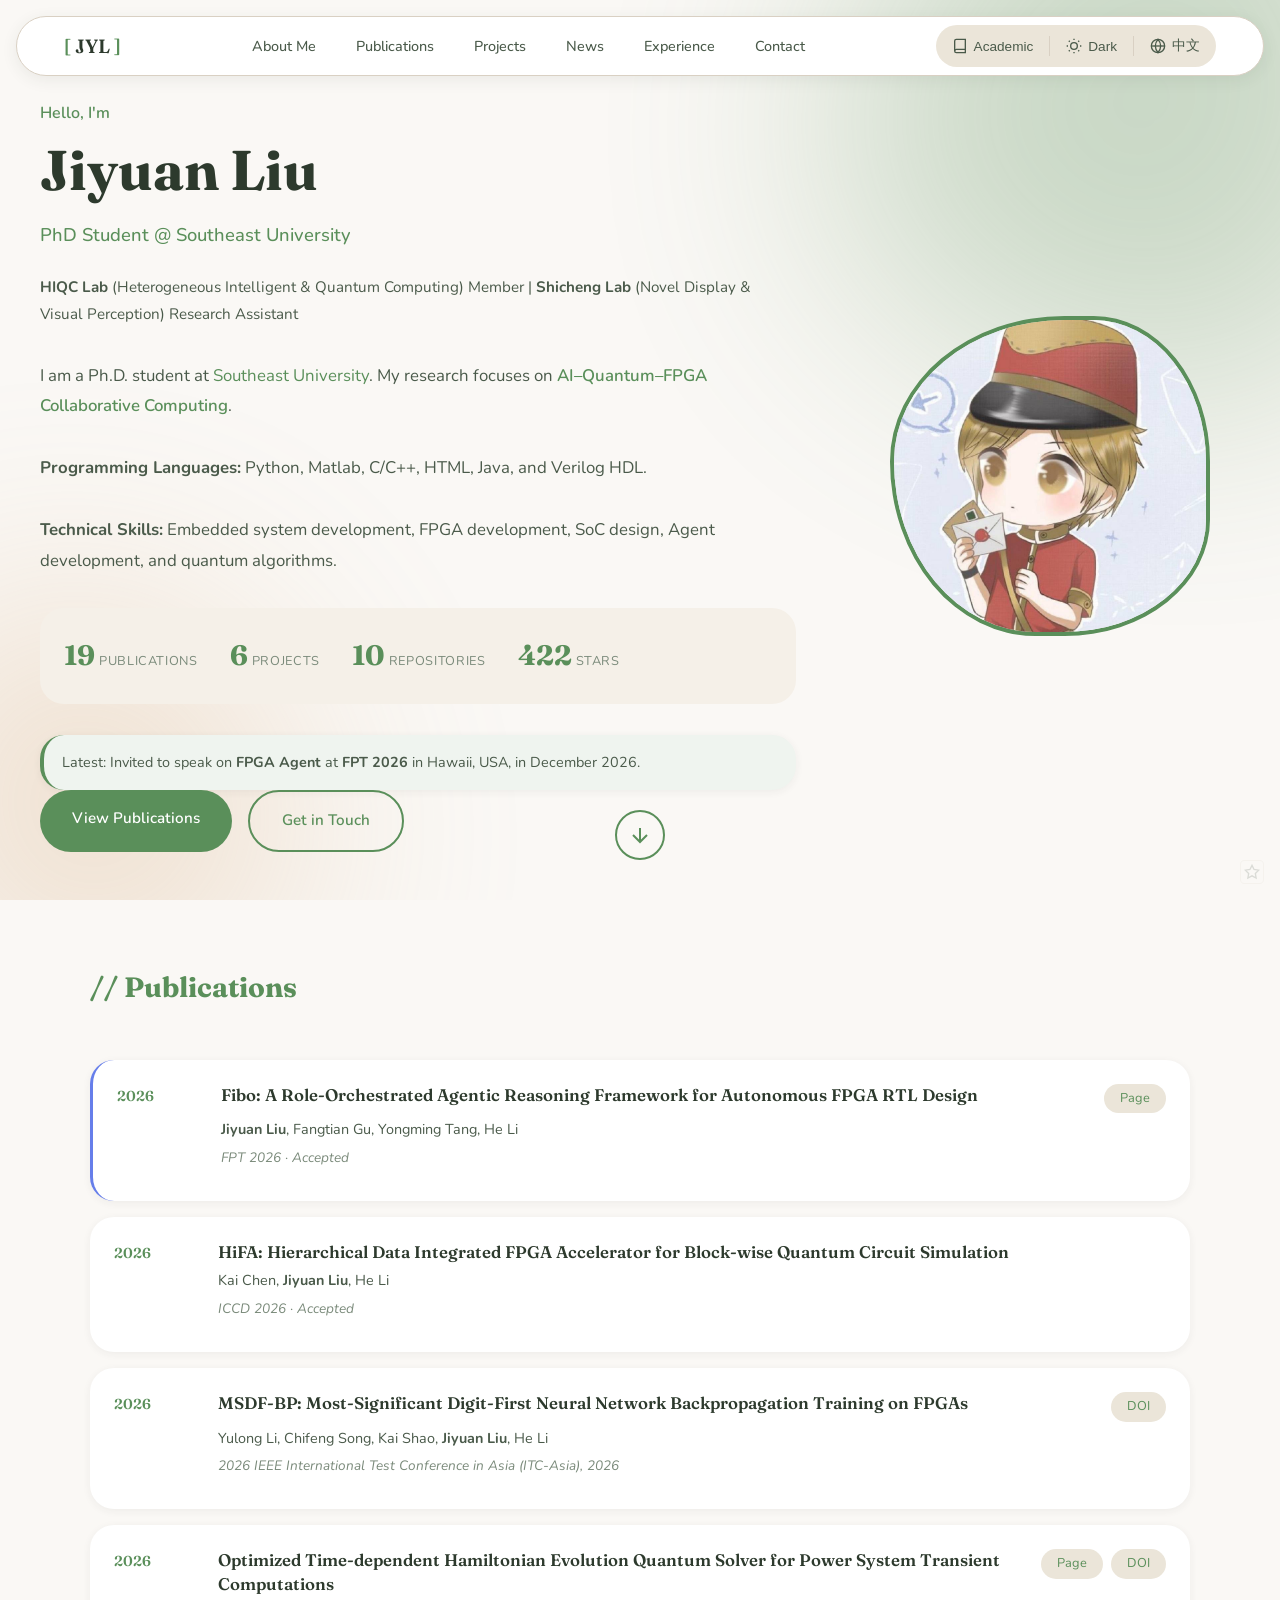
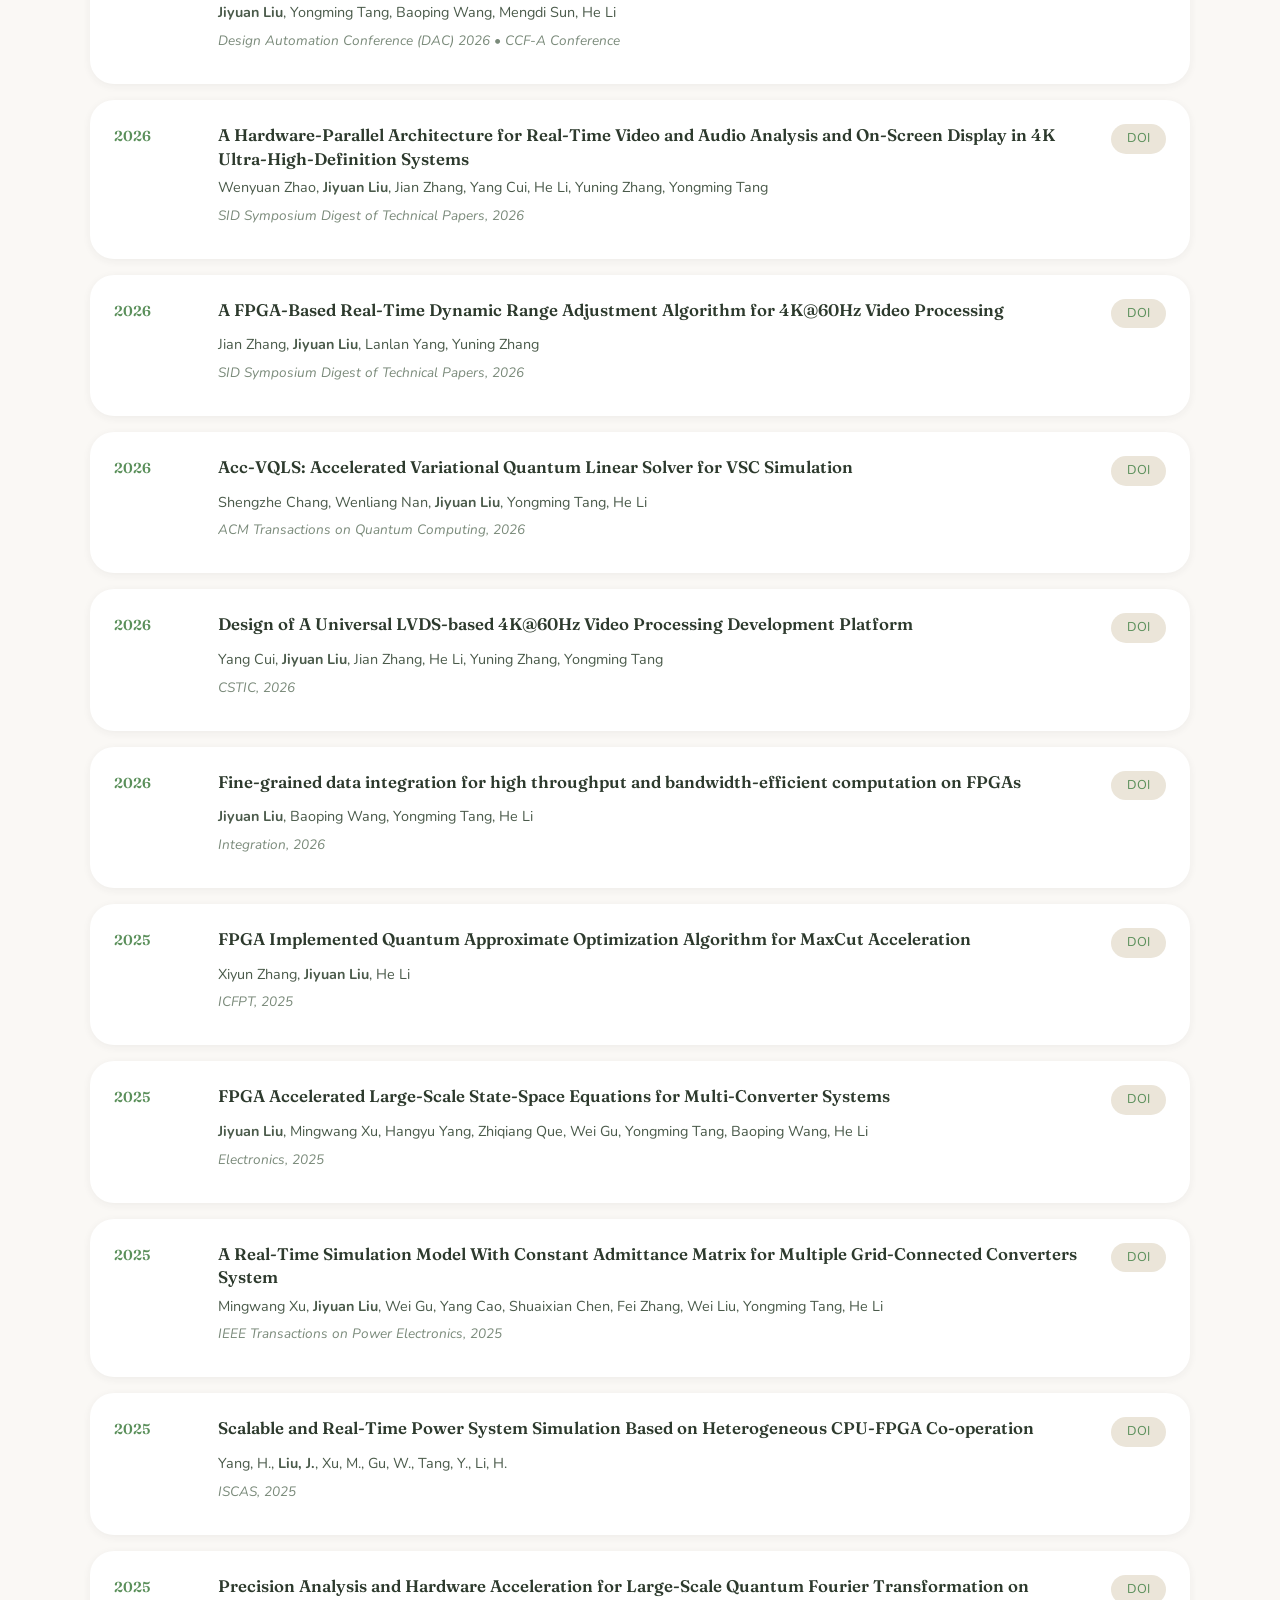
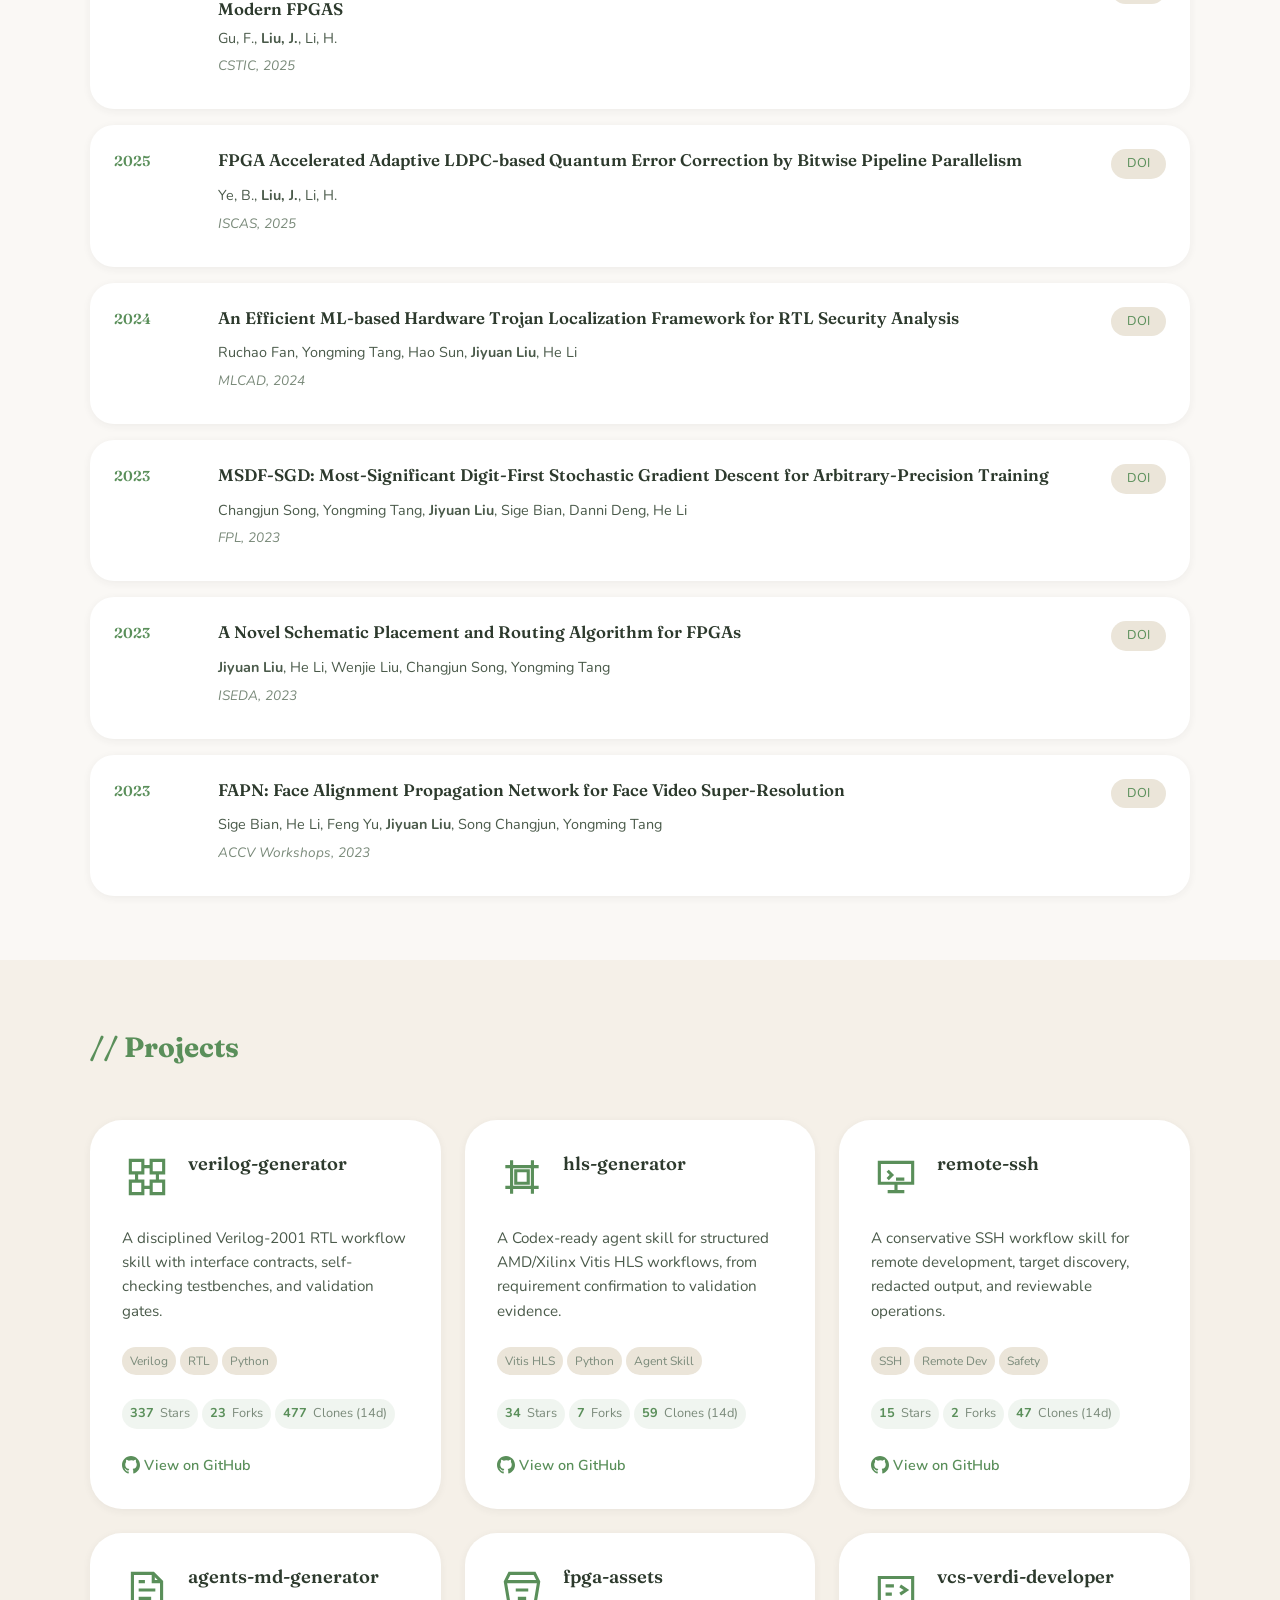
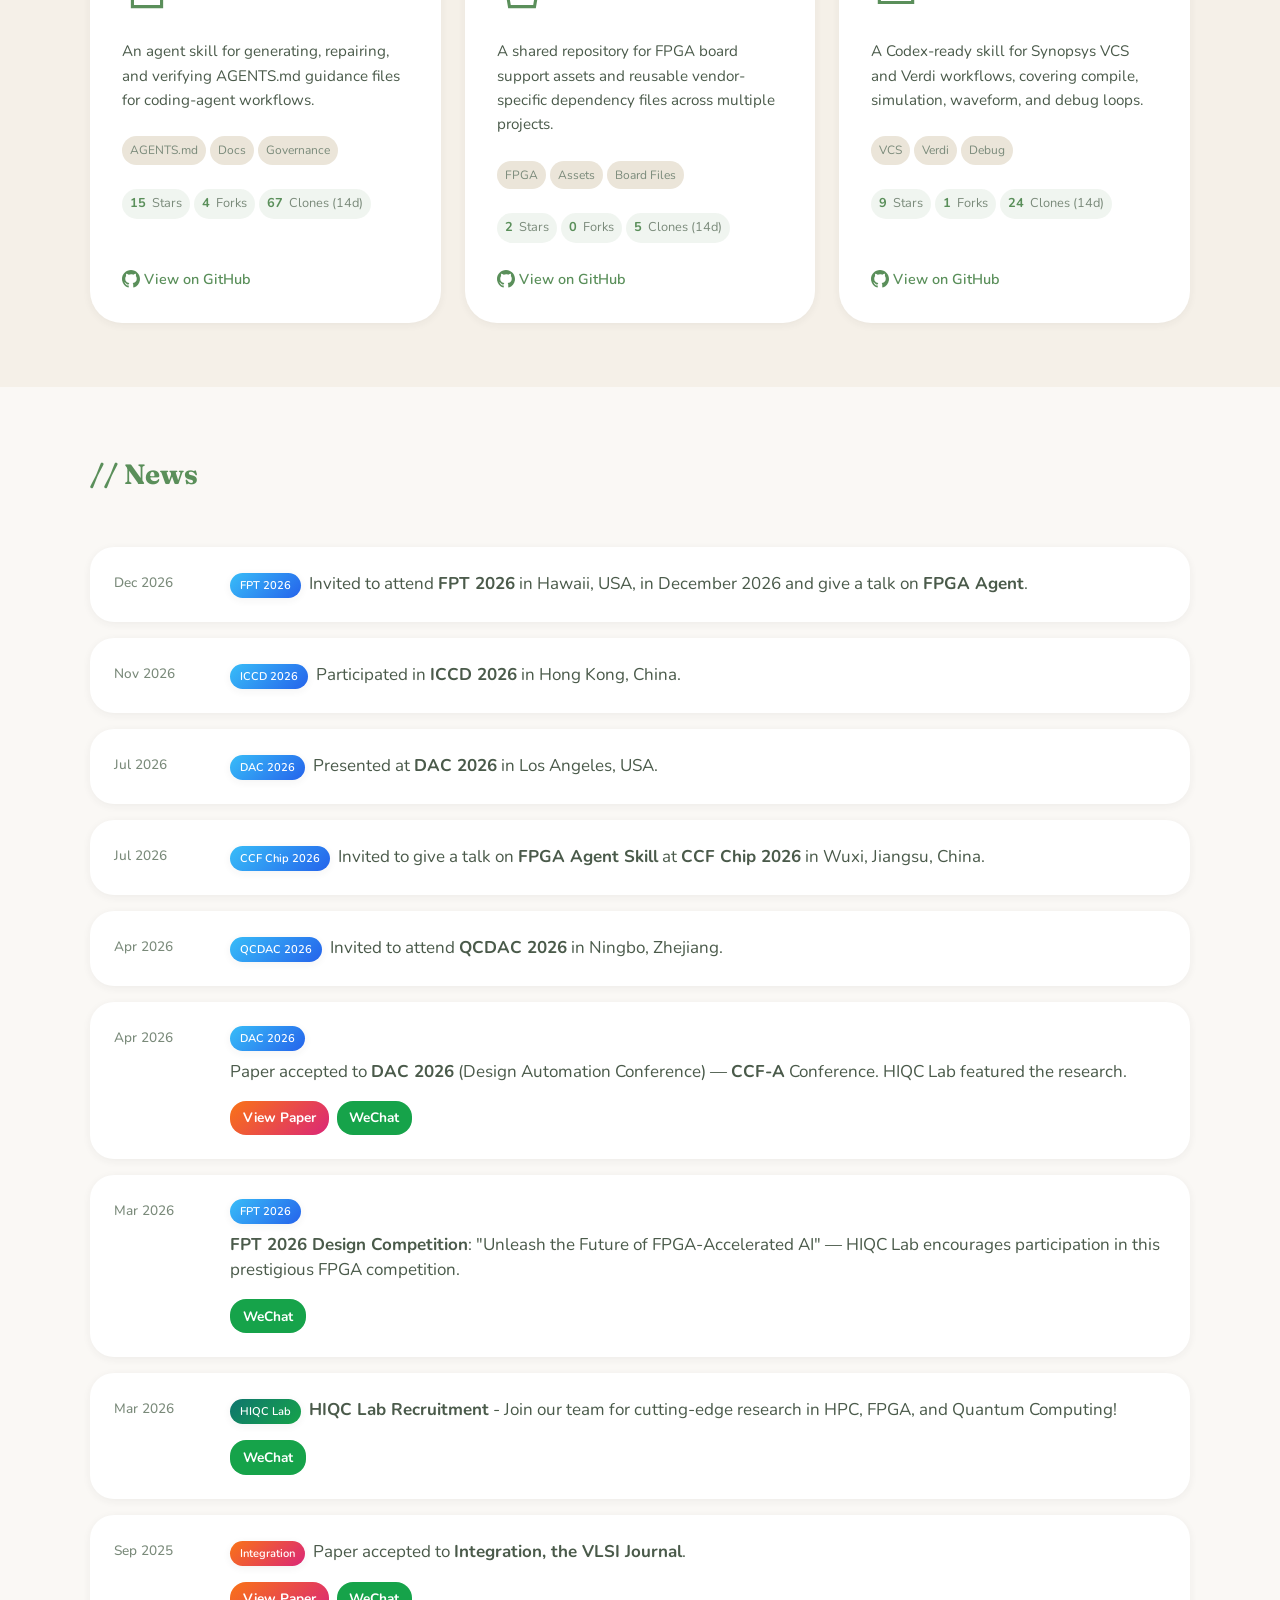
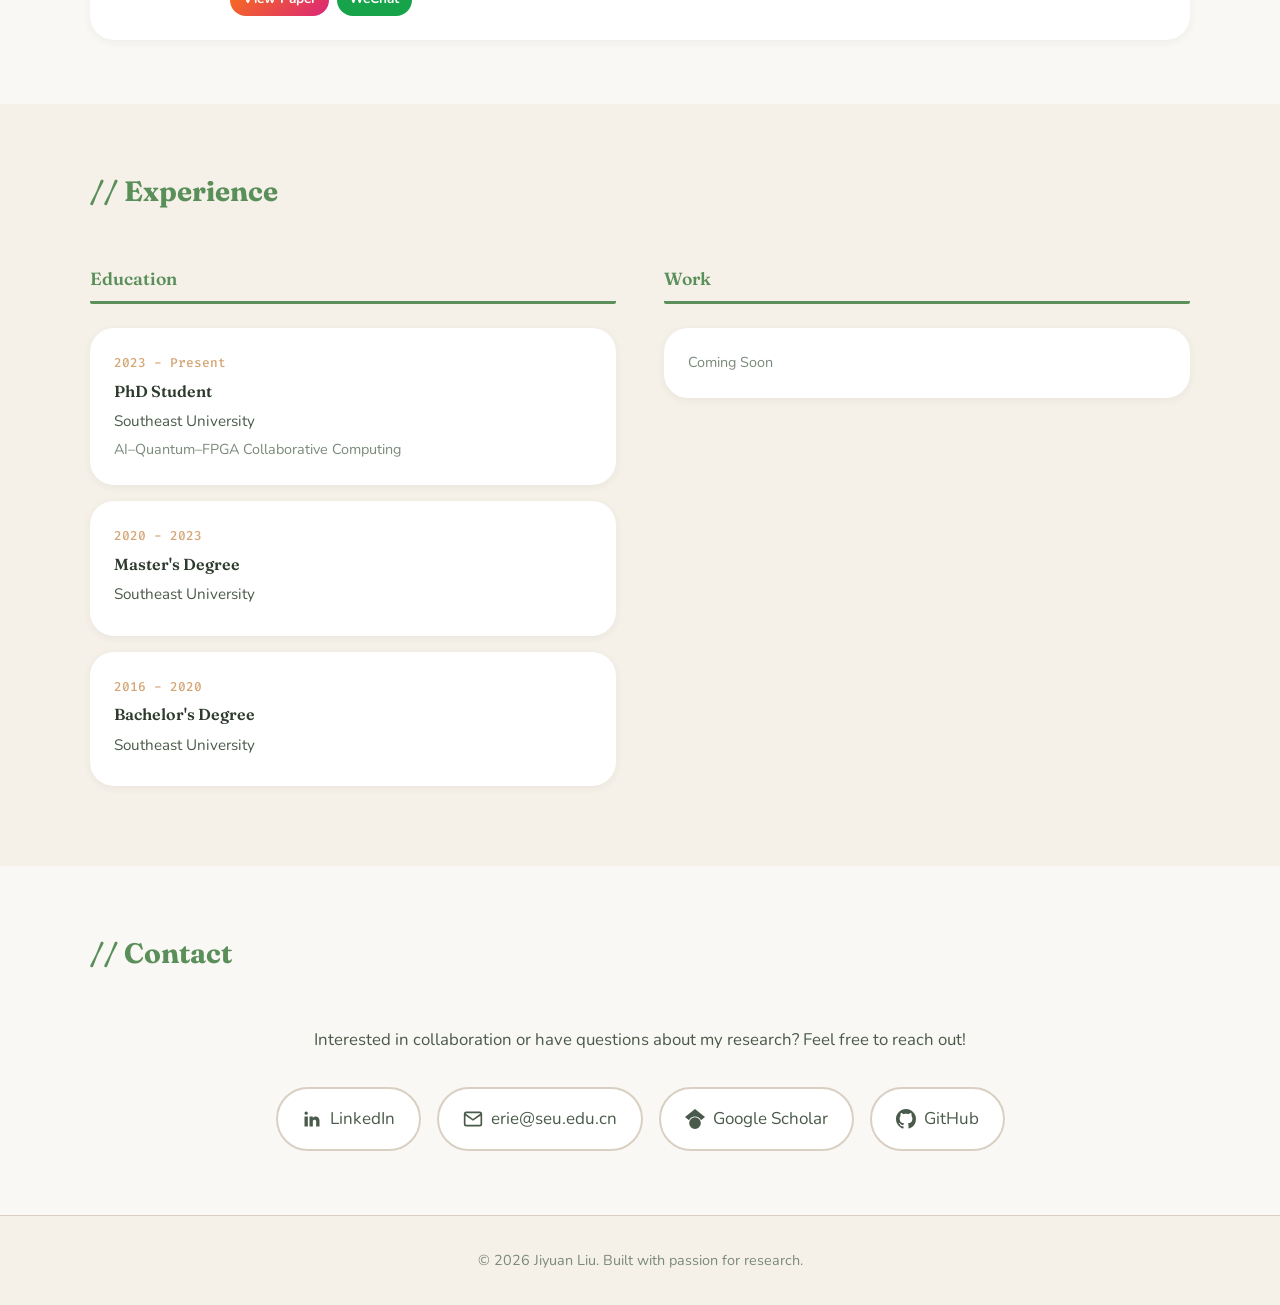
<file: index.html>
<!DOCTYPE html>
<html lang="en" data-theme="light">
<head>
    <meta charset="UTF-8">
    <meta name="viewport" content="width=device-width, initial-scale=1.0">
    <title>Jiyuan Liu | PhD Student @ Southeast University</title>
    <link rel="preconnect" href="https://fonts.googleapis.com">
    <link rel="preconnect" href="https://fonts.gstatic.com" crossorigin>
    <link id="google-fonts" rel="stylesheet" href="">
    <link rel="stylesheet" href="style-natural.css" id="theme-style">
<style>
/* Awards section hidden by default */
#awards {
    display: none;
}
#awards.show {
    display: block;
}
/* Secret toggle button - very subtle */
.awards-toggle {
    position: fixed;
    bottom: 1rem;
    right: 1rem;
    width: 24px;
    height: 24px;
    opacity: 0.15;
    cursor: pointer;
    z-index: 9999;
    transition: opacity var(--transition-base);
    background: var(--bg-primary);
    border: 1px solid var(--border-color);
    border-radius: 4px;
    display: flex;
    align-items: center;
    justify-content: center;
    font-size: 0.75rem;
    color: var(--text-primary);
}
.awards-toggle:hover {
    opacity: 0.5;
}
.awards-toggle svg {
    width: 16px;
    height: 16px;
}
.awards-list {
    display: grid;
    gap: 1.5rem;
    margin-top: 2rem;
}
.award-item {
    display: flex;
    gap: 2rem;
    padding: 1.5rem;
    background: var(--bg-card);
    border-radius: var(--radius-lg);
    border: 1px solid var(--border-color);
    transition: all var(--transition-base);
}
.award-item:hover {
    border-color: var(--accent-primary);
    box-shadow: var(--shadow-md);
    transform: translateX(4px);
}
.award-year {
    font-size: 0.875rem;
    font-weight: 600;
    color: var(--accent-primary);
    min-width: 80px;
    padding-top: 0.25rem;
}
.award-content {
    flex: 1;
}
.award-title {
    font-size: 1rem;
    font-weight: 600;
    color: var(--text-primary);
    margin-bottom: 0.5rem;
}
.award-level {
    font-size: 0.875rem;
    color: var(--text-secondary);
    padding: 0.25rem 0.75rem;
    background: linear-gradient(135deg, #f59e0b 0%, #d97706 100%);
    color: white;
    border-radius: 9999px;
    display: inline-block;
    font-weight: 500;
}
@media (max-width: 768px) {
    .award-item {
        flex-direction: column;
        gap: 1rem;
    }
    .award-year {
        min-width: auto;
    }
}
</style>
</head>
<body>
    <!-- Navigation -->
    <nav class="navbar">
        <div class="nav-container">
            <a href="#" class="nav-logo">
                <span class="logo-bracket">[</span>
                <span class="logo-text">JYL</span>
                <span class="logo-bracket">]</span>
            </a>
            <div class="nav-links">
                <a href="#about" data-i18n="nav-about">About Me</a>
                <a href="#publications" data-i18n="nav-publications">Publications</a>
                <a href="#projects" data-i18n="nav-projects">Projects</a>
                <a href="#news" data-i18n="nav-news">News</a>
                <a href="#experience" data-i18n="nav-experience">Experience</a>
                <a href="#contact" data-i18n="nav-contact">Contact</a>
            </div>
            <div class="nav-controls">
                <button class="nav-btn style-toggle" id="styleToggle" aria-label="Toggle style">
                    <svg class="nav-btn-icon" viewBox="0 0 24 24" fill="none" stroke="currentColor" stroke-width="2">
                        <path d="M4 19.5A2.5 2.5 0 0 1 6.5 17H20"/>
                        <path d="M6.5 2H20v20H6.5A2.5 2.5 0 0 1 4 19.5v-15A2.5 2.5 0 0 1 6.5 2z"/>
                    </svg>
                    <span class="nav-btn-label" id="styleLabel">Natural</span>
                </button>
                <span class="nav-divider"></span>
                <button class="nav-btn theme-toggle" id="themeToggle" aria-label="Toggle theme">
                    <svg class="nav-btn-icon sun-icon" viewBox="0 0 24 24" fill="none" stroke="currentColor" stroke-width="2">
                        <circle cx="12" cy="12" r="5"/>
                        <path d="M12 1v2M12 21v2M4.22 4.22l1.42 1.42M18.36 18.36l1.42 1.42M1 12h2M21 12h2M4.22 19.78l1.42-1.42M18.36 5.64l1.42-1.42"/>
                    </svg>
                    <svg class="nav-btn-icon moon-icon" viewBox="0 0 24 24" fill="none" stroke="currentColor" stroke-width="2">
                        <path d="M21 12.79A9 9 0 1 1 11.21 3 7 7 0 0 0 21 12.79z"/>
                    </svg>
                    <span class="nav-btn-label theme-label">Dark</span>
                </button>
                <span class="nav-divider"></span>
                <button class="nav-btn lang-toggle" id="langToggle" aria-label="Toggle language">
                    <svg class="nav-btn-icon" viewBox="0 0 24 24" fill="none" stroke="currentColor" stroke-width="2">
                        <circle cx="12" cy="12" r="10"/>
                        <line x1="2" y1="12" x2="22" y2="12"/>
                        <path d="M12 2a15.3 15.3 0 0 1 4 10 15.3 15.3 0 0 1-4 10 15.3 15.3 0 0 1-4-10 15.3 15.3 0 0 1 4-10z"/>
                    </svg>
                    <span class="nav-btn-label lang-label">中文</span>
                </button>
            </div>
        </div>
    </nav>

    <!-- Hero / About Section -->
    <section id="about" class="hero">
        <div class="hero-bg">
            <div class="grid-overlay"></div>
            <div class="gradient-orb orb-1"></div>
            <div class="gradient-orb orb-2"></div>
        </div>
        <div class="hero-content">
            <div class="hero-text">
                <p class="hero-greeting" data-i18n="hero-greeting">Hello, I'm</p>
                <h1 class="hero-name">Jiyuan Liu</h1>
                <p class="hero-title" data-i18n="hero-title">PhD Student @ <span data-i18n="seu">Southeast University</span></p>
                <p class="hero-description" style="margin-top: 0.5rem; font-size: 0.95rem;" data-i18n="hero-lab">
                    Member of <strong>HIQC Lab</strong> (Heterogeneous Intelligent & Quantum Computing) |
                    Research Assistant at <strong>Shicheng Lab</strong> (Novel Display & Visual Perception)
                </p>
                <p class="hero-description" data-i18n="about-research">
                    I am a Ph.D. student at <a href="https://www.seu.edu.cn/" target="_blank"><span data-i18n="seu">Southeast University</span></a>.
                    My research focuses on <span class="highlight">AI–Quantum–FPGA Collaborative Computing</span>.
                </p>
                <p class="hero-description" data-i18n="about-languages">
                    <strong>Programming Languages:</strong> Python, Matlab, C/C++, HTML, Java, and Verilog HDL.
                </p>
                <p class="hero-description" data-i18n="about-skills">
                    <strong>Technical Skills:</strong> Embedded system development, FPGA development,
                    SoC design, Agent development, and quantum algorithms.
                </p>
                <div class="hero-stats">
                    <div class="stat">
                        <span class="stat-number" data-stat="publications">19</span>
                        <span class="stat-label" data-i18n="stat-publications">Publications</span>
                    </div>
                    <div class="stat">
                        <span class="stat-number" data-stat="projects">6</span>
                        <span class="stat-label" data-i18n="stat-projects">Projects</span>
                    </div>
                    <div class="stat">
                        <span class="stat-number" data-stat="repositories">10</span>
                        <span class="stat-label" data-i18n="stat-repositories">Repositories</span>
                    </div>
                    <div class="stat">
                        <span class="stat-number" data-stat="stars">422</span>
                        <span class="stat-label" data-i18n="stat-stars">Stars</span>
                    </div>
                </div>
                <div class="hero-highlight">
                    <span data-i18n="hero-latest">
                        Latest: Invited to speak on <strong>FPGA Agent</strong> at <strong>FPT 2026</strong> in Hawaii, USA, in December 2026.
                    </span>
                </div>
                <div class="hero-cta">
                    <a href="#publications" class="btn btn-primary" data-i18n="btn-publications">View Publications</a>
                    <a href="#contact" class="btn btn-secondary" data-i18n="btn-contact">Get in Touch</a>
                </div>
            </div>
            <div class="hero-image">
                <div class="image-frame">
                    <img src="images/profile.jpeg" alt="Jiyuan Liu" class="profile-photo">
                </div>
            </div>
        </div>

        <!-- About Cards Grid -->
        <div class="about-cards">
            <!-- Research Interests Card -->
            <div class="about-card">
                <div class="about-card-header">
                    <svg class="about-card-icon" viewBox="0 0 24 24" fill="none" stroke="currentColor" stroke-width="1.5">
                        <path d="M9.663 17h4.673M12 3v1m6.364 1.636l-.707.707M21 12h-1M4 12H3m3.343-5.657l-.707-.707m2.828 9.9a5 5 0 117.072 0l-.548.547A3.374 3.374 0 0014 18.469V19a2 2 0 11-4 0v-.531c0-.895-.356-1.754-.988-2.386l-.548-.547z"/>
                    </svg>
                    <h3 data-i18n="research-interests">Research Interests</h3>
                </div>
                <div class="about-card-content">
                    <span class="interest-tag" data-i18n="research-direction">AI–Quantum–FPGA Collaborative Computing</span>
                    <span class="interest-tag" style="background: linear-gradient(135deg, #667eea 0%, #764ba2 100%);">HIQC Lab</span>
                </div>
            </div>

            <!-- Links Card -->
            <div class="about-card">
                <div class="about-card-header">
                    <svg class="about-card-icon" viewBox="0 0 24 24" fill="none" stroke="currentColor" stroke-width="1.5">
                        <path d="M13.828 10.172a4 4 0 00-5.656 0l-4 4a4 4 0 105.656 5.656l1.102-1.101m-.758-4.899a4 4 0 005.656 0l4-4a4 4 0 00-5.656-5.656l-1.1 1.1"/>
                    </svg>
                    <h3 data-i18n="academic-links">Academic Links</h3>
                </div>
                <div class="about-card-content links-list">
                    <a href="https://www.linkedin.com/in/eriemon" class="academic-link" target="_blank" rel="noopener noreferrer"><svg viewBox="0 0 24 24" fill="currentColor" aria-hidden="true"><path d="M5 3a2 2 0 1 0 0 4 2 2 0 0 0 0-4zM3 9h4v12H3zM9 9h4v2c1-3 8-3 8 3v7h-4v-6c0-3-4-3-4 0v6H9z"/></svg><span>LinkedIn</span></a>
                    <a href="https://scholar.google.com/citations?view_op=list_works&hl=zh-CN&user=_SWfcP4AAAAJ" class="academic-link" target="_blank">
                        <svg viewBox="0 0 24 24" fill="currentColor"><path d="M12 24a7 7 0 110-14 7 7 0 010 14zm0-24L0 9.5l4.838 3.94A8 8 0 0112 9a8 8 0 017.162 4.44L24 9.5z"/></svg>
                        <span data-i18n="google-scholar">Google Scholar</span>
                    </a>
                    <a href="https://github.com/Eriemon" class="academic-link" target="_blank">
                        <svg viewBox="0 0 24 24" fill="currentColor"><path d="M12 0C5.374 0 0 5.373 0 12c0 5.302 3.438 9.8 8.207 11.387.599.111.793-.261.793-.577v-2.234c-3.338.726-4.033-1.416-4.033-1.416-.546-1.387-1.333-1.756-1.333-1.756-1.089-.745.083-.729.083-.729 1.205.084 1.839 1.237 1.839 1.237 1.07 1.834 2.807 1.304 3.492.997.107-.775.418-1.305.762-1.604-2.665-.305-5.467-1.334-5.467-5.931 0-1.311.469-2.381 1.236-3.221-.124-.303-.535-1.524.117-3.176 0 0 1.008-.322 3.301 1.23A11.509 11.509 0 0112 5.803c1.02.005 2.047.138 3.006.404 2.291-1.552 3.297-1.23 3.297-1.23.653 1.653.242 2.874.118 3.176.77.84 1.235 1.911 1.235 3.221 0 4.609-2.807 5.624-5.479 5.921.43.372.823 1.102.823 2.222v3.293c0 .319.192.694.801.576C20.566 21.797 24 17.3 24 12c0-6.627-5.373-12-12-12z"/></svg>
                        GitHub
                    </a>
                    <a href="https://orcid.org/0009-0000-9034-6811" class="academic-link" target="_blank">
                        <svg viewBox="0 0 24 24" fill="currentColor"><path d="M12 0C5.372 0 0 5.372 0 12s5.372 12 12 12 12-5.372 12-12S18.628 0 12 0zM7.369 4.378c.525 0 .947.431.947.947s-.422.947-.947.947a.95.95 0 01-.947-.947c0-.525.422-.947.947-.947zm-.722 3.038h1.444v10.041H6.647V7.416zm3.562 0h1.389v1.444h.028c.194-.481.947-1.528 2.194-1.528 1.528 0 2.833.947 2.833 3.472v6.653h-1.444v-6.125c0-1.194-.422-2.014-1.5-2.014-1.028 0-1.639.694-1.917 1.361-.083.194-.111.472-.111.75v6.028H10.209V7.416z"/></svg>
                        ORCID
                    </a>
                </div>
            </div>
        </div>

        <!-- Scroll Down Arrow -->
        <a href="#publications" class="scroll-arrow" aria-label="Scroll to publications">
            <svg viewBox="0 0 24 24" fill="none" stroke="currentColor" stroke-width="2">
                <path d="M12 5v14M5 12l7 7 7-7"/>
            </svg>
        </a>
    </section>

    <!-- Publications Section -->
    <section id="publications" class="section">
        <div class="section-container">
            <h2 class="section-title">
                <span class="title-icon" data-i18n="title-publications">// Publications</span>
            </h2>
            <div class="publications-list">
                <!-- PUBLICATIONS-LIST:START -->
                <article class="pub-card" style="border-left: 3px solid #667eea;" data-year="2026">
                    <div class="pub-year">2026</div>
                    <div class="pub-content">
                        <div class="pub-header">
                            <h3 class="pub-title">Fibo: A Role-Orchestrated Agentic Reasoning Framework for Autonomous FPGA RTL Design</h3>
                            <div class="pub-links">
                                <a href="fibo-fpt2026.html" class="pub-link">Page</a>
                            </div>
                        </div>
                        <p class="pub-authors"><strong>Jiyuan Liu</strong>, Fangtian Gu, Yongming Tang, He Li</p>
                        <p class="pub-venue">FPT 2026 · Accepted</p>
                    </div>
                </article>

                <article class="pub-card" data-year="2026">
                    <div class="pub-year">2026</div>
                    <div class="pub-content">
                        <div class="pub-header">
                            <h3 class="pub-title">HiFA: Hierarchical Data Integrated FPGA Accelerator for Block-wise Quantum Circuit Simulation</h3>
                            <div class="pub-links">

                            </div>
                        </div>
                        <p class="pub-authors">Kai Chen, <strong>Jiyuan Liu</strong>, He Li</p>
                        <p class="pub-venue">ICCD 2026 · Accepted</p>
                    </div>
                </article>

                <article class="pub-card" data-year="2026">
                    <div class="pub-year">2026</div>
                    <div class="pub-content">
                        <div class="pub-header">
                            <h3 class="pub-title">MSDF-BP: Most-Significant Digit-First Neural Network Backpropagation Training on FPGAs</h3>
                            <div class="pub-links">
                                <a href="https://doi.org/10.1109/itc-asia71864.2026.11710883" class="pub-link" target="_blank" rel="noopener noreferrer">DOI</a>
                            </div>
                        </div>
                        <p class="pub-authors">Yulong Li, Chifeng Song, Kai Shao, <strong>Jiyuan Liu</strong>, He Li</p>
                        <p class="pub-venue">2026 IEEE International Test Conference in Asia (ITC-Asia), 2026</p>
                    </div>
                </article>

                <article class="pub-card" data-year="2026">
                    <div class="pub-year">2026</div>
                    <div class="pub-content">
                        <div class="pub-header">
                            <h3 class="pub-title">Optimized Time-dependent Hamiltonian Evolution Quantum Solver for Power System Transient Computations</h3>
                            <div class="pub-links"><a href="dac2026.html" class="pub-link">Page</a>
                                <a href="https://doi.org/10.1145/3770743.3804249" class="pub-link" target="_blank" rel="noopener noreferrer">DOI</a>
                            </div>
                        </div>
                        <p class="pub-authors"><strong>Jiyuan Liu</strong>, Yongming Tang, Baoping Wang, Mengdi Sun, He Li</p>
                        <p class="pub-venue">Design Automation Conference (DAC) 2026 • CCF-A Conference</p>
                    </div>
                </article>

                <article class="pub-card" data-year="2026">
                    <div class="pub-year">2026</div>
                    <div class="pub-content">
                        <div class="pub-header">
                            <h3 class="pub-title">A Hardware‐Parallel Architecture for Real‐Time Video and Audio Analysis and On‐Screen Display in 4K Ultra‐High‐Definition Systems</h3>
                            <div class="pub-links">
                                <a href="https://doi.org/10.1002/sdtp.70003_233" class="pub-link" target="_blank" rel="noopener noreferrer">DOI</a>
                            </div>
                        </div>
                        <p class="pub-authors">Wenyuan Zhao, <strong>Jiyuan Liu</strong>, Jian Zhang, Yang Cui, He Li, Yuning Zhang, Yongming Tang</p>
                        <p class="pub-venue">SID Symposium Digest of Technical Papers, 2026</p>
                    </div>
                </article>

                <article class="pub-card" data-year="2026">
                    <div class="pub-year">2026</div>
                    <div class="pub-content">
                        <div class="pub-header">
                            <h3 class="pub-title">A FPGA‐Based Real‐Time Dynamic Range Adjustment Algorithm for 4K@60Hz Video Processing</h3>
                            <div class="pub-links">
                                <a href="https://doi.org/10.1002/sdtp.70003_72" class="pub-link" target="_blank" rel="noopener noreferrer">DOI</a>
                            </div>
                        </div>
                        <p class="pub-authors">Jian Zhang, <strong>Jiyuan Liu</strong>, Lanlan Yang, Yuning Zhang</p>
                        <p class="pub-venue">SID Symposium Digest of Technical Papers, 2026</p>
                    </div>
                </article>

                <article class="pub-card" data-year="2026">
                    <div class="pub-year">2026</div>
                    <div class="pub-content">
                        <div class="pub-header">
                            <h3 class="pub-title">Acc-VQLS: Accelerated Variational Quantum Linear Solver for VSC Simulation</h3>
                            <div class="pub-links">
                                <a href="https://doi.org/10.1145/3821429" class="pub-link" target="_blank" rel="noopener noreferrer">DOI</a>
                            </div>
                        </div>
                        <p class="pub-authors">Shengzhe Chang, Wenliang Nan, <strong>Jiyuan Liu</strong>, Yongming Tang, He Li</p>
                        <p class="pub-venue">ACM Transactions on Quantum Computing, 2026</p>
                    </div>
                </article>

                <article class="pub-card" data-year="2026">
                    <div class="pub-year">2026</div>
                    <div class="pub-content">
                        <div class="pub-header">
                            <h3 class="pub-title">Design of A Universal LVDS-based 4K@60Hz Video Processing Development Platform</h3>
                            <div class="pub-links">
                                <a href="https://doi.org/10.1109/cstic68613.2026.11537883" class="pub-link" target="_blank" rel="noopener noreferrer">DOI</a>
                            </div>
                        </div>
                        <p class="pub-authors">Yang Cui, <strong>Jiyuan Liu</strong>, Jian Zhang, He Li, Yuning Zhang, Yongming Tang</p>
                        <p class="pub-venue">CSTIC, 2026</p>
                    </div>
                </article>

                <article class="pub-card" data-year="2026">
                    <div class="pub-year">2026</div>
                    <div class="pub-content">
                        <div class="pub-header">
                            <h3 class="pub-title">Fine-grained data integration for high throughput and bandwidth-efficient computation on FPGAs</h3>
                            <div class="pub-links">
                                <a href="https://doi.org/10.1016/j.vlsi.2025.102563" class="pub-link" target="_blank" rel="noopener noreferrer">DOI</a>
                            </div>
                        </div>
                        <p class="pub-authors"><strong>Jiyuan Liu</strong>, Baoping Wang, Yongming Tang, He Li</p>
                        <p class="pub-venue">Integration, 2026</p>
                    </div>
                </article>

                <article class="pub-card" data-year="2025">
                    <div class="pub-year">2025</div>
                    <div class="pub-content">
                        <div class="pub-header">
                            <h3 class="pub-title">FPGA Implemented Quantum Approximate Optimization Algorithm for MaxCut Acceleration</h3>
                            <div class="pub-links">
                                <a href="https://doi.org/10.1109/icfpt67023.2025.00049" class="pub-link" target="_blank" rel="noopener noreferrer">DOI</a>
                            </div>
                        </div>
                        <p class="pub-authors">Xiyun Zhang, <strong>Jiyuan Liu</strong>, He Li</p>
                        <p class="pub-venue">ICFPT, 2025</p>
                    </div>
                </article>

                <article class="pub-card" data-year="2025">
                    <div class="pub-year">2025</div>
                    <div class="pub-content">
                        <div class="pub-header">
                            <h3 class="pub-title">FPGA Accelerated Large-Scale State-Space Equations for Multi-Converter Systems</h3>
                            <div class="pub-links">
                                <a href="https://doi.org/10.3390/electronics14193966" class="pub-link" target="_blank" rel="noopener noreferrer">DOI</a>
                            </div>
                        </div>
                        <p class="pub-authors"><strong>Jiyuan Liu</strong>, Mingwang Xu, Hangyu Yang, Zhiqiang Que, Wei Gu, Yongming Tang, Baoping Wang, He Li</p>
                        <p class="pub-venue">Electronics, 2025</p>
                    </div>
                </article>

                <article class="pub-card" data-year="2025">
                    <div class="pub-year">2025</div>
                    <div class="pub-content">
                        <div class="pub-header">
                            <h3 class="pub-title">A Real-Time Simulation Model With Constant Admittance Matrix for Multiple Grid-Connected Converters System</h3>
                            <div class="pub-links">
                                <a href="https://doi.org/10.1109/TPEL.2025.3576605" class="pub-link" target="_blank" rel="noopener noreferrer">DOI</a>
                            </div>
                        </div>
                        <p class="pub-authors">Mingwang Xu, <strong>Jiyuan Liu</strong>, Wei Gu, Yang Cao, Shuaixian Chen, Fei Zhang, Wei Liu, Yongming Tang, He Li</p>
                        <p class="pub-venue">IEEE Transactions on Power Electronics, 2025</p>
                    </div>
                </article>

                <article class="pub-card" data-year="2025">
                    <div class="pub-year">2025</div>
                    <div class="pub-content">
                        <div class="pub-header">
                            <h3 class="pub-title">Scalable and Real-Time Power System Simulation Based on Heterogeneous CPU-FPGA Co-operation</h3>
                            <div class="pub-links">
                                <a href="https://doi.org/10.1109/ISCAS56072.2025.11043656" class="pub-link" target="_blank" rel="noopener noreferrer">DOI</a>
                            </div>
                        </div>
                        <p class="pub-authors">Yang, H., <strong>Liu, J.</strong>, Xu, M., Gu, W., Tang, Y., Li, H.</p>
                        <p class="pub-venue">ISCAS, 2025</p>
                    </div>
                </article>

                <article class="pub-card" data-year="2025">
                    <div class="pub-year">2025</div>
                    <div class="pub-content">
                        <div class="pub-header">
                            <h3 class="pub-title">Precision Analysis and Hardware Acceleration for Large-Scale Quantum Fourier Transformation on Modern FPGAS</h3>
                            <div class="pub-links">
                                <a href="https://doi.org/10.1109/CSTIC64481.2025.11017853" class="pub-link" target="_blank" rel="noopener noreferrer">DOI</a>
                            </div>
                        </div>
                        <p class="pub-authors">Gu, F., <strong>Liu, J.</strong>, Li, H.</p>
                        <p class="pub-venue">CSTIC, 2025</p>
                    </div>
                </article>

                <article class="pub-card" data-year="2025">
                    <div class="pub-year">2025</div>
                    <div class="pub-content">
                        <div class="pub-header">
                            <h3 class="pub-title">FPGA Accelerated Adaptive LDPC-based Quantum Error Correction by Bitwise Pipeline Parallelism</h3>
                            <div class="pub-links">
                                <a href="https://doi.org/10.1109/ISCAS56072.2025.11044052" class="pub-link" target="_blank" rel="noopener noreferrer">DOI</a>
                            </div>
                        </div>
                        <p class="pub-authors">Ye, B., <strong>Liu, J.</strong>, Li, H.</p>
                        <p class="pub-venue">ISCAS, 2025</p>
                    </div>
                </article>

                <article class="pub-card" data-year="2024">
                    <div class="pub-year">2024</div>
                    <div class="pub-content">
                        <div class="pub-header">
                            <h3 class="pub-title">An Efficient ML-based Hardware Trojan Localization Framework for RTL Security Analysis</h3>
                            <div class="pub-links">
                                <a href="https://doi.org/10.1145/3670474.3685955" class="pub-link" target="_blank" rel="noopener noreferrer">DOI</a>
                            </div>
                        </div>
                        <p class="pub-authors">Ruchao Fan, Yongming Tang, Hao Sun, <strong>Jiyuan Liu</strong>, He Li</p>
                        <p class="pub-venue">MLCAD, 2024</p>
                    </div>
                </article>

                <article class="pub-card" data-year="2023">
                    <div class="pub-year">2023</div>
                    <div class="pub-content">
                        <div class="pub-header">
                            <h3 class="pub-title">MSDF-SGD: Most-Significant Digit-First Stochastic Gradient Descent for Arbitrary-Precision Training</h3>
                            <div class="pub-links">
                                <a href="https://doi.org/10.1109/fpl60245.2023.00030" class="pub-link" target="_blank" rel="noopener noreferrer">DOI</a>
                            </div>
                        </div>
                        <p class="pub-authors">Changjun Song, Yongming Tang, <strong>Jiyuan Liu</strong>, Sige Bian, Danni Deng, He Li</p>
                        <p class="pub-venue">FPL, 2023</p>
                    </div>
                </article>

                <article class="pub-card" data-year="2023">
                    <div class="pub-year">2023</div>
                    <div class="pub-content">
                        <div class="pub-header">
                            <h3 class="pub-title">A Novel Schematic Placement and Routing Algorithm for FPGAs</h3>
                            <div class="pub-links">
                                <a href="https://doi.org/10.1109/iseda59274.2023.10218719" class="pub-link" target="_blank" rel="noopener noreferrer">DOI</a>
                            </div>
                        </div>
                        <p class="pub-authors"><strong>Jiyuan Liu</strong>, He Li, Wenjie Liu, Changjun Song, Yongming Tang</p>
                        <p class="pub-venue">ISEDA, 2023</p>
                    </div>
                </article>

                <article class="pub-card" data-year="2023">
                    <div class="pub-year">2023</div>
                    <div class="pub-content">
                        <div class="pub-header">
                            <h3 class="pub-title">FAPN: Face Alignment Propagation Network for Face Video Super-Resolution</h3>
                            <div class="pub-links">
                                <a href="https://doi.org/10.1007/978-3-031-27066-6_1" class="pub-link" target="_blank" rel="noopener noreferrer">DOI</a>
                            </div>
                        </div>
                        <p class="pub-authors">Sige Bian, He Li, Feng Yu, <strong>Jiyuan Liu</strong>, Song Changjun, Yongming Tang</p>
                        <p class="pub-venue">ACCV Workshops, 2023</p>
                    </div>
                </article>
                <!-- PUBLICATIONS-LIST:END -->
            </div>
        </div>
    </section>

    <!-- Projects Section -->
    <section id="projects" class="section section-alt">
        <div class="section-container">
            <h2 class="section-title">
                <span class="title-icon" data-i18n="title-projects">// Projects</span>
            </h2>
            <div class="projects-grid">
                <!-- Project: verilog-generator -->
                <div class="project-card" data-project="verilog-generator">
                    <div class="project-header">
                        <svg class="project-icon" viewBox="0 0 24 24" fill="none" stroke="currentColor" stroke-width="1.5">
                            <path d="M4 4h6v6H4zM14 4h6v6h-6zM4 14h6v6H4zM14 14h6v6h-6z"/>
                            <path d="M10 7h4M7 10v4M17 10v4M10 17h4"/>
                        </svg>
                        <h3 class="project-title">verilog-generator</h3>
                    </div>
                    <p class="project-desc" data-i18n="project-verilog-desc">
                        A disciplined Verilog-2001 RTL workflow skill with interface contracts, self-checking testbenches, and validation gates.
                    </p>
                    <div class="project-tags">
                        <span class="tag">Verilog</span>
                        <span class="tag">RTL</span>
                        <span class="tag">Python</span>
                    </div>
                    <div class="project-metrics">
                        <span class="project-metric"><strong data-metric="stars">337</strong> <span data-i18n="metric-stars">Stars</span></span>
                        <span class="project-metric"><strong data-metric="forks">23</strong> <span data-i18n="metric-forks">Forks</span></span>
                        <span class="project-metric"><strong data-metric="clones14d">477</strong> <span data-i18n="metric-clones14d">Clones (14d)</span></span>
                    </div>
                    <div class="project-links">
                        <a href="https://github.com/Eriemon/verilog-generator" target="_blank" class="project-link">
                            <svg viewBox="0 0 24 24" fill="currentColor">
                                <path d="M12 0C5.374 0 0 5.373 0 12c0 5.302 3.438 9.8 8.207 11.387.599.111.793-.261.793-.577v-2.234c-3.338.726-4.033-1.416-4.033-1.416-.546-1.387-1.333-1.756-1.333-1.756-1.089-.745.083-.729.083-.729 1.205.084 1.839 1.237 1.839 1.237 1.07 1.834 2.807 1.304 3.492.997.107-.775.418-1.305.762-1.604-2.665-.305-5.467-1.334-5.467-5.931 0-1.311.469-2.381 1.236-3.221-.124-.303-.535-1.524.117-3.176 0 0 1.008-.322 3.301 1.23A11.509 11.509 0 0112 5.803c1.02.005 2.047.138 3.006.404 2.291-1.552 3.297-1.23 3.297-1.23.653 1.653.242 2.874.118 3.176.77.84 1.235 1.911 1.235 3.221 0 4.609-2.807 5.624-5.479 5.921.43.372.823 1.102.823 2.222v3.293c0 .319.192.694.801.576C20.566 21.797 24 17.3 24 12c0-6.627-5.373-12-12-12z"/>
                            </svg>
                            <span data-i18n="view-github">View on GitHub</span>
                        </a>
                    </div>
                </div>

                <!-- Project: hls-generator -->
                <div class="project-card" data-project="hls-generator">
                    <div class="project-header">
                        <svg class="project-icon" viewBox="0 0 24 24" fill="none" stroke="currentColor" stroke-width="1.5">
                            <path d="M4 7h16M7 4v16M17 4v16M4 17h16"/>
                            <path d="M9 9h6v6H9z"/>
                        </svg>
                        <h3 class="project-title">hls-generator</h3>
                    </div>
                    <p class="project-desc" data-i18n="project-hls-desc">
                        A Codex-ready agent skill for structured AMD/Xilinx Vitis HLS workflows, from requirement confirmation to validation evidence.
                    </p>
                    <div class="project-tags">
                        <span class="tag">Vitis HLS</span>
                        <span class="tag">Python</span>
                        <span class="tag">Agent Skill</span>
                    </div>
                    <div class="project-metrics">
                        <span class="project-metric"><strong data-metric="stars">34</strong> <span data-i18n="metric-stars">Stars</span></span>
                        <span class="project-metric"><strong data-metric="forks">7</strong> <span data-i18n="metric-forks">Forks</span></span>
                        <span class="project-metric"><strong data-metric="clones14d">59</strong> <span data-i18n="metric-clones14d">Clones (14d)</span></span>
                    </div>
                    <div class="project-links">
                        <a href="https://github.com/Eriemon/hls-generator" target="_blank" class="project-link">
                            <svg viewBox="0 0 24 24" fill="currentColor">
                                <path d="M12 0C5.374 0 0 5.373 0 12c0 5.302 3.438 9.8 8.207 11.387.599.111.793-.261.793-.577v-2.234c-3.338.726-4.033-1.416-4.033-1.416-.546-1.387-1.333-1.756-1.333-1.756-1.089-.745.083-.729.083-.729 1.205.084 1.839 1.237 1.839 1.237 1.07 1.834 2.807 1.304 3.492.997.107-.775.418-1.305.762-1.604-2.665-.305-5.467-1.334-5.467-5.931 0-1.311.469-2.381 1.236-3.221-.124-.303-.535-1.524.117-3.176 0 0 1.008-.322 3.301 1.23A11.509 11.509 0 0112 5.803c1.02.005 2.047.138 3.006.404 2.291-1.552 3.297-1.23 3.297-1.23.653 1.653.242 2.874.118 3.176.77.84 1.235 1.911 1.235 3.221 0 4.609-2.807 5.624-5.479 5.921.43.372.823 1.102.823 2.222v3.293c0 .319.192.694.801.576C20.566 21.797 24 17.3 24 12c0-6.627-5.373-12-12-12z"/>
                            </svg>
                            <span data-i18n="view-github">View on GitHub</span>
                        </a>
                    </div>
                </div>

                <!-- Project: remote-ssh -->
                <div class="project-card" data-project="remote-ssh">
                    <div class="project-header">
                        <svg class="project-icon" viewBox="0 0 24 24" fill="none" stroke="currentColor" stroke-width="1.5">
                            <path d="M4 5h16v10H4z"/>
                            <path d="M8 19h8M12 15v4M8 9l2 2-2 2M12 13h4"/>
                        </svg>
                        <h3 class="project-title">remote-ssh</h3>
                    </div>
                    <p class="project-desc" data-i18n="project-ssh-desc">
                        A conservative SSH workflow skill for remote development, target discovery, redacted output, and reviewable operations.
                    </p>
                    <div class="project-tags">
                        <span class="tag">SSH</span>
                        <span class="tag">Remote Dev</span>
                        <span class="tag">Safety</span>
                    </div>
                    <div class="project-metrics">
                        <span class="project-metric"><strong data-metric="stars">15</strong> <span data-i18n="metric-stars">Stars</span></span>
                        <span class="project-metric"><strong data-metric="forks">2</strong> <span data-i18n="metric-forks">Forks</span></span>
                        <span class="project-metric"><strong data-metric="clones14d">47</strong> <span data-i18n="metric-clones14d">Clones (14d)</span></span>
                    </div>
                    <div class="project-links">
                        <a href="https://github.com/Eriemon/remote-ssh" target="_blank" class="project-link">
                            <svg viewBox="0 0 24 24" fill="currentColor">
                                <path d="M12 0C5.374 0 0 5.373 0 12c0 5.302 3.438 9.8 8.207 11.387.599.111.793-.261.793-.577v-2.234c-3.338.726-4.033-1.416-4.033-1.416-.546-1.387-1.333-1.756-1.333-1.756-1.089-.745.083-.729.083-.729 1.205.084 1.839 1.237 1.839 1.237 1.07 1.834 2.807 1.304 3.492.997.107-.775.418-1.305.762-1.604-2.665-.305-5.467-1.334-5.467-5.931 0-1.311.469-2.381 1.236-3.221-.124-.303-.535-1.524.117-3.176 0 0 1.008-.322 3.301 1.23A11.509 11.509 0 0112 5.803c1.02.005 2.047.138 3.006.404 2.291-1.552 3.297-1.23 3.297-1.23.653 1.653.242 2.874.118 3.176.77.84 1.235 1.911 1.235 3.221 0 4.609-2.807 5.624-5.479 5.921.43.372.823 1.102.823 2.222v3.293c0 .319.192.694.801.576C20.566 21.797 24 17.3 24 12c0-6.627-5.373-12-12-12z"/>
                            </svg>
                            <span data-i18n="view-github">View on GitHub</span>
                        </a>
                    </div>
                </div>

                <!-- Project: agents-md-generator -->
                <div class="project-card" data-project="agents-md-generator">
                    <div class="project-header">
                        <svg class="project-icon" viewBox="0 0 24 24" fill="none" stroke="currentColor" stroke-width="1.5">
                            <path d="M5 4h10l4 4v12H5z"/>
                            <path d="M15 4v4h4M8 12h8M8 16h6M8 8h3"/>
                        </svg>
                        <h3 class="project-title">agents-md-generator</h3>
                    </div>
                    <p class="project-desc" data-i18n="project-agents-desc">
                        An agent skill for generating, repairing, and verifying AGENTS.md guidance files for coding-agent workflows.
                    </p>
                    <div class="project-tags">
                        <span class="tag">AGENTS.md</span>
                        <span class="tag">Docs</span>
                        <span class="tag">Governance</span>
                    </div>
                    <div class="project-metrics">
                        <span class="project-metric"><strong data-metric="stars">15</strong> <span data-i18n="metric-stars">Stars</span></span>
                        <span class="project-metric"><strong data-metric="forks">4</strong> <span data-i18n="metric-forks">Forks</span></span>
                        <span class="project-metric"><strong data-metric="clones14d">67</strong> <span data-i18n="metric-clones14d">Clones (14d)</span></span>
                    </div>
                    <div class="project-links">
                        <a href="https://github.com/Eriemon/agents-md-generator" target="_blank" class="project-link">
                            <svg viewBox="0 0 24 24" fill="currentColor">
                                <path d="M12 0C5.374 0 0 5.373 0 12c0 5.302 3.438 9.8 8.207 11.387.599.111.793-.261.793-.577v-2.234c-3.338.726-4.033-1.416-4.033-1.416-.546-1.387-1.333-1.756-1.333-1.756-1.089-.745.083-.729.083-.729 1.205.084 1.839 1.237 1.839 1.237 1.07 1.834 2.807 1.304 3.492.997.107-.775.418-1.305.762-1.604-2.665-.305-5.467-1.334-5.467-5.931 0-1.311.469-2.381 1.236-3.221-.124-.303-.535-1.524.117-3.176 0 0 1.008-.322 3.301 1.23A11.509 11.509 0 0112 5.803c1.02.005 2.047.138 3.006.404 2.291-1.552 3.297-1.23 3.297-1.23.653 1.653.242 2.874.118 3.176.77.84 1.235 1.911 1.235 3.221 0 4.609-2.807 5.624-5.479 5.921.43.372.823 1.102.823 2.222v3.293c0 .319.192.694.801.576C20.566 21.797 24 17.3 24 12c0-6.627-5.373-12-12-12z"/>
                            </svg>
                            <span data-i18n="view-github">View on GitHub</span>
                        </a>
                    </div>
                </div>

                <!-- Project: fpga-assets -->
                <div class="project-card" data-project="fpga-assets">
                    <div class="project-header">
                        <svg class="project-icon" viewBox="0 0 24 24" fill="none" stroke="currentColor" stroke-width="1.5">
                            <path d="M4 8h16M6 4h12l2 4-2 12H6L4 8z"/>
                            <path d="M9 12h6M10 16h4"/>
                        </svg>
                        <h3 class="project-title">fpga-assets</h3>
                    </div>
                    <p class="project-desc" data-i18n="project-fpga-desc">
                        A shared repository for FPGA board support assets and reusable vendor-specific dependency files across multiple projects.
                    </p>
                    <div class="project-tags">
                        <span class="tag">FPGA</span>
                        <span class="tag">Assets</span>
                        <span class="tag">Board Files</span>
                    </div>
                    <div class="project-metrics">
                        <span class="project-metric"><strong data-metric="stars">2</strong> <span data-i18n="metric-stars">Stars</span></span>
                        <span class="project-metric"><strong data-metric="forks">0</strong> <span data-i18n="metric-forks">Forks</span></span>
                        <span class="project-metric"><strong data-metric="clones14d">5</strong> <span data-i18n="metric-clones14d">Clones (14d)</span></span>
                    </div>
                    <div class="project-links">
                        <a href="https://github.com/Eriemon/fpga-assets" target="_blank" class="project-link">
                            <svg viewBox="0 0 24 24" fill="currentColor">
                                <path d="M12 0C5.374 0 0 5.373 0 12c0 5.302 3.438 9.8 8.207 11.387.599.111.793-.261.793-.577v-2.234c-3.338.726-4.033-1.416-4.033-1.416-.546-1.387-1.333-1.756-1.333-1.756-1.089-.745.083-.729.083-.729 1.205.084 1.839 1.237 1.839 1.237 1.07 1.834 2.807 1.304 3.492.997.107-.775.418-1.305.762-1.604-2.665-.305-5.467-1.334-5.467-5.931 0-1.311.469-2.381 1.236-3.221-.124-.303-.535-1.524.117-3.176 0 0 1.008-.322 3.301 1.23A11.509 11.509 0 0112 5.803c1.02.005 2.047.138 3.006.404 2.291-1.552 3.297-1.23 3.297-1.23.653 1.653.242 2.874.118 3.176.77.84 1.235 1.911 1.235 3.221 0 4.609-2.807 5.624-5.479 5.921.43.372.823 1.102.823 2.222v3.293c0 .319.192.694.801.576C20.566 21.797 24 17.3 24 12c0-6.627-5.373-12-12-12z"/>
                            </svg>
                            <span data-i18n="view-github">View on GitHub</span>
                        </a>
                    </div>
                </div>

                <!-- Project: vcs-verdi-developer -->
                <div class="project-card" data-project="vcs-verdi-developer">
                    <div class="project-header">
                        <svg class="project-icon" viewBox="0 0 24 24" fill="none" stroke="currentColor" stroke-width="1.5">
                            <path d="M4 6h16v12H4z"/>
                            <path d="M7 10h4M7 14h3M14 10l3 2-3 2"/>
                        </svg>
                        <h3 class="project-title">vcs-verdi-developer</h3>
                    </div>
                    <p class="project-desc" data-i18n="project-vcs-desc">
                        A Codex-ready skill for Synopsys VCS and Verdi workflows, covering compile, simulation, waveform, and debug loops.
                    </p>
                    <div class="project-tags">
                        <span class="tag">VCS</span>
                        <span class="tag">Verdi</span>
                        <span class="tag">Debug</span>
                    </div>
                    <div class="project-metrics">
                        <span class="project-metric"><strong data-metric="stars">9</strong> <span data-i18n="metric-stars">Stars</span></span>
                        <span class="project-metric"><strong data-metric="forks">1</strong> <span data-i18n="metric-forks">Forks</span></span>
                        <span class="project-metric"><strong data-metric="clones14d">24</strong> <span data-i18n="metric-clones14d">Clones (14d)</span></span>
                    </div>
                    <div class="project-links">
                        <a href="https://github.com/Eriemon/vcs-verdi-developer" target="_blank" class="project-link">
                            <svg viewBox="0 0 24 24" fill="currentColor">
                                <path d="M12 0C5.374 0 0 5.373 0 12c0 5.302 3.438 9.8 8.207 11.387.599.111.793-.261.793-.577v-2.234c-3.338.726-4.033-1.416-4.033-1.416-.546-1.387-1.333-1.756-1.333-1.756-1.089-.745.083-.729.083-.729 1.205.084 1.839 1.237 1.839 1.237 1.07 1.834 2.807 1.304 3.492.997.107-.775.418-1.305.762-1.604-2.665-.305-5.467-1.334-5.467-5.931 0-1.311.469-2.381 1.236-3.221-.124-.303-.535-1.524.117-3.176 0 0 1.008-.322 3.301 1.23A11.509 11.509 0 0112 5.803c1.02.005 2.047.138 3.006.404 2.291-1.552 3.297-1.23 3.297-1.23.653 1.653.242 2.874.118 3.176.77.84 1.235 1.911 1.235 3.221 0 4.609-2.807 5.624-5.479 5.921.43.372.823 1.102.823 2.222v3.293c0 .319.192.694.801.576C20.566 21.797 24 17.3 24 12c0-6.627-5.373-12-12-12z"/>
                            </svg>
                            <span data-i18n="view-github">View on GitHub</span>
                        </a>
                    </div>
                </div>
            </div>
        </div>
    </section>

    <!-- News Section -->
    <section id="news" class="section">
        <div class="section-container">
            <h2 class="section-title">
                <span class="title-icon" data-i18n="title-news">// News</span>
            </h2>
            <div class="news-timeline">
                <div class="news-item">
                    <div class="news-date">Dec 2026</div>
                    <div class="news-content">
                        <span class="news-badge news-badge-meeting">FPT 2026</span>
                        <span class="news-text" data-i18n="news-fpt-invited">Invited to attend <strong>FPT 2026</strong> in Hawaii, USA, in December 2026 and give a talk on <strong>FPGA Agent</strong>.</span>
                    </div>
                </div>

                <div class="news-item">
                    <div class="news-date">Nov 2026</div>
                    <div class="news-content">
                        <span class="news-badge news-badge-meeting">ICCD 2026</span>
                        <span class="news-text" data-i18n="news-iccd2026">Participated in <strong>ICCD 2026</strong> in Hong Kong, China.</span>
                    </div>
                </div>

                <div class="news-item">
                    <div class="news-date">Jul 2026</div>
                    <div class="news-content">
                        <span class="news-badge news-badge-meeting">DAC 2026</span>
                        <span class="news-text" data-i18n="news-dac-presentation">Presented at <strong>DAC 2026</strong> in Los Angeles, USA.</span>
                    </div>
                </div>

                <div class="news-item">
                    <div class="news-date">Jul 2026</div>
                    <div class="news-content">
                        <span class="news-badge news-badge-meeting">CCF Chip 2026</span>
                        <span class="news-text" data-i18n="news-ccf-chip2026">Invited to give a talk on <strong>FPGA Agent Skill</strong> at <strong>CCF Chip 2026</strong> in Wuxi, Jiangsu, China.</span>
                    </div>
                </div>

                <div class="news-item">
                    <div class="news-date">Apr 2026</div>
                    <div class="news-content">
                        <span class="news-badge news-badge-meeting">QCDAC 2026</span>
                        <span class="news-text" data-i18n="news-qcdac">Invited to attend <strong>QCDAC 2026</strong> in Ningbo, Zhejiang.</span>
                    </div>
                </div>

                <div class="news-item">
                    <div class="news-date">Apr 2026</div>
                    <div class="news-content">
                        <span class="news-badge news-badge-meeting">DAC 2026</span>
                        <span class="news-text" data-i18n="news-dac">Paper accepted to <strong>DAC 2026</strong> (Design Automation Conference) — <strong>CCF-A</strong> Conference. HIQC Lab featured the research.</span>
                        <div class="news-actions">
                            <a href="#publications" class="news-link news-link-paper" data-i18n="view-paper">View Paper</a>
                            <a href="https://mp.weixin.qq.com/s/ne6uq4ACEIme2FUSr6zw4A" target="_blank" class="news-link news-link-wechat">WeChat</a>
                        </div>
                    </div>
                </div>

                <div class="news-item">
                    <div class="news-date">Mar 2026</div>
                    <div class="news-content">
                        <span class="news-badge news-badge-meeting">FPT 2026</span>
                        <span class="news-text" data-i18n="news-fpt"><strong>FPT 2026 Design Competition</strong>: "Unleash the Future of FPGA-Accelerated AI" — HIQC Lab encourages participation in this prestigious FPGA competition.</span>
                        <div class="news-actions">
                            <a href="https://mp.weixin.qq.com/s/JcZhqv3HoM07t6PysF_v2w" target="_blank" class="news-link news-link-wechat">WeChat</a>
                        </div>
                    </div>
                </div>

                <div class="news-item">
                    <div class="news-date">Mar 2026</div>
                    <div class="news-content">
                        <span class="news-badge news-badge-lab">HIQC Lab</span>
                        <span class="news-text" data-i18n="news-hiqc"><strong>HIQC Lab Recruitment</strong> - Join our team for cutting-edge research in HPC, FPGA, and Quantum Computing!</span>
                        <div class="news-actions">
                            <a href="https://mp.weixin.qq.com/s/Qf7kAEU9mbEwyOmzyALhDA" target="_blank" class="news-link news-link-wechat">WeChat</a>
                        </div>
                    </div>
                </div>

                <div class="news-item">
                    <div class="news-date">Sep 2025</div>
                    <div class="news-content">
                        <span class="news-badge news-badge-paper">Integration</span>
                        <span class="news-text" data-i18n="news-integration">Paper accepted to <strong>Integration, the VLSI Journal</strong>.</span>
                        <div class="news-actions">
                            <a href="#publications" class="news-link news-link-paper" data-i18n="view-paper">View Paper</a>
                            <a href="https://mp.weixin.qq.com/s/zQoTi5I1l1Cge7D6lGn5MQ" target="_blank" class="news-link news-link-wechat">WeChat</a>
                        </div>
                    </div>
                </div>
            </div>
        </div>
    </section>

    <!-- Awards Section -->
    <section id="awards" class="section">
        <div class="section-container">
            <h2 class="section-title">
                <span class="title-icon">//</span> <span data-i18n="title-awards">Awards & Honors</span>
            </h2>
            <div class="awards-list">
                <div class="award-item">
                    <div class="award-year">2021.12</div>
                    <div class="award-content">
                        <h3 class="award-title" data-i18n="award-1-title">第三届全国大学生 EDA 精英挑战赛</h3>
                        <p class="award-level" data-i18n="award-1-level">全国二等奖</p>
                    </div>
                </div>

                <div class="award-item">
                    <div class="award-year">2021.10</div>
                    <div class="award-content">
                        <h3 class="award-title" data-i18n="award-2-title">第五届全国大学生集成电路创新创业大赛</h3>
                        <p class="award-level" data-i18n="award-2-level">全国一等奖</p>
                    </div>
                </div>

                <div class="award-item">
                    <div class="award-year">2020.12</div>
                    <div class="award-content">
                        <h3 class="award-title" data-i18n="award-3-title">全国大学生 EDA 精英挑战赛</h3>
                        <p class="award-level" data-i18n="award-3-level">全国三等奖</p>
                    </div>
                </div>

                <div class="award-item">
                    <div class="award-year">2020.10</div>
                    <div class="award-content">
                        <h3 class="award-title" data-i18n="award-4-title">第四届全国大学生集成电路创新创业大赛</h3>
                        <p class="award-level" data-i18n="award-4-level">全国一等奖 + 企业杯</p>
                    </div>
                </div>

                <div class="award-item">
                    <div class="award-year">2019.09</div>
                    <div class="award-content">
                        <h3 class="award-title" data-i18n="award-5-title">"TI"杯全国大学生电子设计竞赛</h3>
                        <p class="award-level" data-i18n="award-5-level">全国二等奖</p>
                    </div>
                </div>
            </div>
        </div>
    </section>

<!-- Education Section -->
    <section id="experience" class="section section-alt">
        <div class="section-container">
            <h2 class="section-title">
                <span class="title-icon" data-i18n="title-experience">// Experience</span>
            </h2>
            <div class="experience-grid">
                <div class="exp-column">
                    <h3 class="exp-category" data-i18n="education">Education</h3>
                    <div class="exp-item">
                        <div class="exp-period">2023 - Present</div>
                        <h4 class="exp-title" data-i18n="phd-student">PhD Student</h4>
                        <p class="exp-org"><span data-i18n="seu">Southeast University</span></p>
                        <p class="exp-desc" data-i18n="research-desc">AI–Quantum–FPGA Collaborative Computing</p>
                    </div>
                    <div class="exp-item">
                        <div class="exp-period">2020 - 2023</div>
                        <h4 class="exp-title" data-i18n="master-degree">Master's Degree</h4>
                        <p class="exp-org"><span data-i18n="seu">Southeast University</span></p>
                    </div>
                    <div class="exp-item">
                        <div class="exp-period">2016 - 2020</div>
                        <h4 class="exp-title" data-i18n="bachelor-degree">Bachelor's Degree</h4>
                        <p class="exp-org"><span data-i18n="seu">Southeast University</span></p>
                    </div>
                </div>
                <div class="exp-column">
                    <h3 class="exp-category" data-i18n="work">Work</h3>
                    <div class="exp-item">
                        <p class="exp-desc" data-i18n="coming-soon">Coming Soon</p>
                    </div>
                </div>
            </div>
        </div>
    </section>

    <!-- Contact Section -->
    <section id="contact" class="section">
        <div class="section-container">
            <h2 class="section-title">
                <span class="title-icon" data-i18n="title-contact">// Contact</span>
            </h2>
            <div class="contact-content">
                <p class="contact-intro">
                    <span data-i18n="contact-intro">Interested in collaboration or have questions about my research? Feel free to reach out!</span>
                </p>
                <div class="contact-links">
                    <a href="https://www.linkedin.com/in/eriemon" class="contact-item" target="_blank" rel="noopener noreferrer"><svg viewBox="0 0 24 24" fill="currentColor" aria-hidden="true"><path d="M5 3a2 2 0 1 0 0 4 2 2 0 0 0 0-4zM3 9h4v12H3zM9 9h4v2c1-3 8-3 8 3v7h-4v-6c0-3-4-3-4 0v6H9z"/></svg><span>LinkedIn</span></a>
                    <a href="mailto:erie@seu.edu.cn" class="contact-item">
                        <svg viewBox="0 0 24 24" fill="none" stroke="currentColor" stroke-width="2">
                            <path d="M4 4h16c1.1 0 2 .9 2 2v12c0 1.1-.9 2-2 2H4c-1.1 0-2-.9-2-2V6c0-1.1.9-2 2-2z"/>
                            <polyline points="22,6 12,13 2,6"/>
                        </svg>
                        <span>erie@seu.edu.cn</span>
                    </a>
                    <a href="https://scholar.google.com/citations?view_op=list_works&hl=zh-CN&user=_SWfcP4AAAAJ" target="_blank" class="contact-item">
                        <svg viewBox="0 0 24 24" fill="currentColor">
                            <path d="M12 24a7 7 0 1 1 0-14 7 7 0 0 1 0 14zm0-24L0 9.5l4.838 3.94A8 8 0 0 1 12 9a8 8 0 0 1 7.162 4.44L24 9.5z"/>
                        </svg>
                        <span><span data-i18n="google-scholar">Google Scholar</span></span>
                    </a>
                    <a href="https://github.com/Eriemon" target="_blank" class="contact-item">
                        <svg viewBox="0 0 24 24" fill="currentColor">
                            <path d="M12 0C5.37 0 0 5.37 0 12c0 5.31 3.435 9.795 8.205 11.385.6.105.825-.255.825-.57 0-.285-.015-1.23-.015-2.235-3.015.555-3.795-.735-4.035-1.41-.135-.345-.72-1.41-1.23-1.695-.42-.225-1.02-.78-.015-.795.945-.015 1.62.87 1.845 1.23 1.08 1.815 2.805 1.305 3.495.99.105-.78.42-1.305.765-1.605-2.67-.3-5.46-1.335-5.46-5.925 0-1.305.465-2.385 1.23-3.225-.12-.3-.54-1.53.12-3.18 0 0 1.005-.315 3.3 1.23.96-.27 1.98-.405 3-.405s2.04.135 3 .405c2.295-1.56 3.3-1.23 3.3-1.23.66 1.65.24 2.88.12 3.18.765.84 1.23 1.905 1.23 3.225 0 4.605-2.805 5.625-5.475 5.925.435.375.81 1.095.81 2.22 0 1.605-.015 2.895-.015 3.3 0 .315.225.69.825.57A12.02 12.02 0 0 0 24 12c0-6.63-5.37-12-12-12z"/>
                        </svg>
                        <span>GitHub</span>
                    </a>
                </div>
            </div>
        </div>
    </section>

    <!-- Footer -->
    <footer class="footer">
        <div class="footer-content">
            <p>&copy; 2026 Jiyuan Liu. Built with passion for research.</p>
        </div>
    </footer>

    <script src="script.js"></script>
<script>
// Language Toggle
document.addEventListener('DOMContentLoaded', function() {
    const langToggle = document.getElementById('langToggle');
    const langLabel = document.querySelector('.lang-label');

    // Translation data
    const translations = {
        en: {
            'research-direction': 'AI–Quantum–FPGA Collaborative Computing',
            'news-fpt-invited': 'Invited to attend <strong>FPT 2026</strong> in Hawaii, USA, in December 2026 and give a talk on <strong>FPGA Agent</strong>.',
            'news-iccd2026': 'Participated in <strong>ICCD 2026</strong> in Hong Kong, China.',
            'news-dac-presentation': 'Presented at <strong>DAC 2026</strong> in Los Angeles, USA.',
            'news-ccf-chip2026': 'Invited to give a talk on <strong>FPGA Agent Skill</strong> at <strong>CCF Chip 2026</strong> in Wuxi, Jiangsu, China.',
            'nav-about': 'About Me',
            'nav-publications': 'Publications',
            'nav-projects': 'Projects',
            'nav-news': 'News',
            'nav-experience': 'Experience',
            'nav-contact': 'Contact',
            'hero-greeting': 'Hello, I\'m',
            'hero-title': 'PhD Student @ Southeast University',
            'hero-lab': '<strong>HIQC Lab</strong> (Heterogeneous Intelligent & Quantum Computing) Member | <strong>Shicheng Lab</strong> (Novel Display & Visual Perception) Research Assistant',
            'about-research': 'I am a Ph.D. student at <a href="https://www.seu.edu.cn/" target="_blank">Southeast University</a>. My research focuses on <span class="highlight">AI–Quantum–FPGA Collaborative Computing</span>.',
            'about-languages': '<strong>Programming Languages:</strong> Python, Matlab, C/C++, HTML, Java, and Verilog HDL.',
            'about-skills': '<strong>Technical Skills:</strong> Embedded system development, FPGA development, SoC design, Agent development, and quantum algorithms.',
            'stat-publications': 'Publications',
            'stat-projects': 'Projects',
            'stat-repositories': 'Repositories',
            'stat-stars': 'Stars',
            'metric-stars': 'Stars',
            'metric-forks': 'Forks',
            'metric-clones14d': 'Clones (14d)',
            'hero-latest': 'Latest: Invited to speak on <strong>FPGA Agent</strong> at <strong>FPT 2026</strong> in Hawaii, USA, in December 2026.',
            'btn-publications': 'View Publications',
            'btn-contact': 'Get in Touch',
            'research-interests': 'Research Interests',
            'academic-links': 'Academic Links',
            'google-scholar': 'Google Scholar',
            'seu': 'Southeast University',
            'title-publications': '// Publications',
            'title-projects': '// Projects',
            'project-fpga-desc': 'A shared repository for FPGA board support assets and reusable vendor-specific dependency files across multiple projects.',
            'project-verilog-desc': 'A disciplined Verilog-2001 RTL workflow skill with interface contracts, self-checking testbenches, and validation gates.',
            'project-hls-desc': 'A Codex-ready agent skill for structured AMD/Xilinx Vitis HLS workflows, from requirement confirmation to validation evidence.',
            'project-ssh-desc': 'A conservative SSH workflow skill for remote development, target discovery, redacted output, and reviewable operations.',
            'project-agents-desc': 'An agent skill for generating, repairing, and verifying AGENTS.md guidance files for coding-agent workflows.',
            'project-vcs-desc': 'A Codex-ready skill for Synopsys VCS and Verdi workflows, covering compile, simulation, waveform, and debug loops.',
            'view-github': 'View on GitHub',
            'title-news': '// News',
            'news-qcdac': 'Invited to attend <strong>QCDAC 2026</strong> in Ningbo, Zhejiang.',
            'news-dac': 'Paper accepted to <strong>DAC 2026</strong> (Design Automation Conference) — <strong>CCF-A</strong> Conference. HIQC Lab featured the research.',
            'news-fpt': '<strong>FPT 2026 Design Competition</strong>: "Unleash the Future of FPGA-Accelerated AI" — HIQC Lab encourages participation in this prestigious FPGA competition.',
            'news-hiqc': '<strong>HIQC Lab Recruitment</strong> - Join our team for cutting-edge research in HPC, FPGA, and Quantum Computing!',
            'news-integration': 'Paper accepted to <strong>Integration, the VLSI Journal</strong>.',
            'view-paper': 'View Paper',
            'title-experience': '// Experience',
            'education': 'Education',
            'work': 'Work',
            'phd-student': 'PhD Student',
            'master-degree': 'Master\'s Degree',
            'bachelor-degree': 'Bachelor\'s Degree',
            'research-desc': 'AI–Quantum–FPGA Collaborative Computing',
            'coming-soon': 'Coming Soon',
            'title-contact': '// Contact',
            'contact-intro': 'Interested in collaboration or have questions about my research? Feel free to reach out!',
            'nav-awards': 'Awards',
            'title-awards': 'Awards & Honors',
            'award-1-title': '3rd National College Student EDA Elite Challenge',
            'award-1-level': 'National Second Prize',
            'award-2-title': '5th National College Student IC Innovation Competition',
            'award-2-level': 'National First Prize',
            'award-3-title': 'National College Student EDA Elite Challenge',
            'award-3-level': 'National Third Prize',
            'award-4-title': '4th National College Student IC Innovation Competition',
            'award-4-level': 'National First Prize + Enterprise Cup',
            'award-5-title': '"TI" Cup National College Student Electronic Design Competition',
            'award-5-level': 'National Second Prize',
            'lang-toggle': '中文'
        },
        zh: {
            'research-direction': 'AI-量子-FPGA协同计算',
            'news-fpt-invited': '受邀将于2026年12月参加<strong>FPT 2026</strong>会议，在美国夏威夷作关于<strong>FPGA Agent</strong>的报告。',
            'news-iccd2026': '参加<strong>ICCD 2026</strong>会议，地点：中国香港。',
            'news-dac-presentation': '参加<strong>DAC 2026</strong>会议，并在美国洛杉矶作报告。',
            'news-ccf-chip2026': '受邀参加<strong>CCF Chip 2026</strong>，在江苏无锡作<strong>FPGA Agent Skill</strong>报告。',
            'nav-about': '关于我',
            'nav-publications': '发表论文',
            'nav-projects': '项目经历',
            'nav-news': '新闻动态',
            'nav-experience': '教育经历',
            'nav-contact': '联系方式',
            'hero-greeting': '你好，我是',
            'hero-title': '东南大学 博士生',
            'hero-lab': '<strong>HIQC 实验室</strong>（异构智能与量子计算）成员 | <strong>石城实验室</strong>（新型显示与视觉感知）助理研究员',
            'about-research': '我是 <a href="https://www.seu.edu.cn/" target="_blank">东南大学</a> 博士生，研究方向为 <span class="highlight">AI-量子-FPGA协同计算</span>。',
            'about-languages': '<strong>编程语言：</strong>Python, Matlab, C/C++, HTML, Java, Verilog HDL。',
            'about-skills': '<strong>技术技能：</strong>嵌入式系统开发、FPGA开发、SoC设计、Agent开发、量子算法。',
            'stat-publications': '篇论文',
            'stat-projects': '个项目',
            'stat-repositories': '个仓库',
            'stat-stars': '颗星标',
            'metric-stars': '星标',
            'metric-forks': 'Fork',
            'metric-clones14d': '14天克隆',
            'hero-latest': '最新动态：受邀将于2026年12月参加 <strong>FPT 2026</strong>，在美国夏威夷作关于 <strong>FPGA Agent</strong> 的报告。',
            'btn-publications': '查看论文',
            'btn-contact': '联系我',
            'research-interests': '研究方向',
            'academic-links': '学术链接',
            'google-scholar': '谷歌学术',
            'seu': '东南大学',
            'title-publications': '// 发表论文',
            'title-projects': '// 项目经历',
            'project-fpga-desc': '一个面向多项目复用的共享仓库，用于存放 FPGA 板级支持资源和厂商相关依赖文件。',
            'project-verilog-desc': '面向 Verilog-2001 RTL 开发的规范化工作流技能，包含接口契约、自检 testbench 与验证关卡。',
            'project-hls-desc': '面向 AMD/Xilinx Vitis HLS 工作流的 Codex Agent 技能，覆盖需求确认、代码生成与验证证据整理。',
            'project-ssh-desc': '面向远程开发的保守 SSH 工作流技能，支持目标发现、敏感信息脱敏和可审阅操作。',
            'project-agents-desc': '面向编码 Agent 工作流的 AGENTS.md 生成、修复与校验技能。',
            'project-vcs-desc': '面向 Synopsys VCS 与 Verdi 工作流的 Codex 技能，覆盖编译、仿真、波形与调试闭环。',
            'view-github': '查看 GitHub',
            'title-news': '// 新闻动态',
            'news-qcdac': '受邀参加 <strong>QCDAC 2026</strong>，会议在浙江宁波举行。',
            'news-dac': '论文被 <strong>DAC 2026</strong>（Design Automation Conference）接收，DAC 为 <strong>CCF-A</strong> 类会议，HIQC 实验室进行了相关报道。',
            'news-fpt': '<strong>FPT 2026 设计竞赛</strong>：“Unleash the Future of FPGA-Accelerated AI”，HIQC 实验室鼓励参与该 FPGA 竞赛。',
            'news-hiqc': '<strong>HIQC 实验室招生</strong> - 欢迎加入我们，在 HPC、FPGA 和量子计算方向开展前沿研究！',
            'news-integration': '论文被 <strong>Integration, the VLSI Journal</strong> 接收。',
            'view-paper': '查看论文',
            'title-experience': '// 教育经历',
            'education': '教育背景',
            'work': '工作经历',
            'phd-student': '博士生',
            'master-degree': '硕士研究生',
            'bachelor-degree': '本科',
            'research-desc': 'AI-量子-FPGA协同计算',
            'coming-soon': '即将上线',
            'title-contact': '// 联系方式',
            'contact-intro': '有兴趣合作或对我的研究有疑问？欢迎联系！',
            'nav-awards': '竞赛获奖',
            'title-awards': '竞赛获奖与荣誉',
            'award-1-title': '第三届全国大学生 EDA 精英挑战赛',
            'award-1-level': '全国二等奖',
            'award-2-title': '第五届全国大学生集成电路创新创业大赛',
            'award-2-level': '全国一等奖',
            'award-3-title': '全国大学生 EDA 精英挑战赛',
            'award-3-level': '全国三等奖',
            'award-4-title': '第四届全国大学生集成电路创新创业大赛',
            'award-4-level': '全国一等奖 + 企业杯',
            'award-5-title': '"TI"杯全国大学生电子设计竞赛',
            'award-5-level': '全国二等奖',
            'lang-toggle': 'English'
        }
    };

    // Update page title based on language
    function updateTitle(lang) {
        if (lang === 'zh') {
            document.title = 'Jiyuan Liu | 东南大学 博士生';
        } else {
            document.title = 'Jiyuan Liu | PhD Student @ Southeast University';
        }
    }

    // Apply language function
    function applyLanguage(lang) {
        console.log('Applying language:', lang);

        // Update toggle button label
        if (langLabel) {
            langLabel.textContent = translations[lang]['lang-toggle'];
        }

        // Update all translatable elements
        document.querySelectorAll('[data-i18n]').forEach(el => {
            const key = el.getAttribute('data-i18n');
            if (translations[lang] && translations[lang][key]) {
                el.innerHTML = translations[lang][key];
            } else {
                console.log('Missing translation for key:', key, 'in lang:', lang);
            }
        });

        // Update page title
        updateTitle(lang);

        console.log('Language applied successfully');
    }

    // Load saved language or default to English
    let currentLang = localStorage.getItem('language') || 'en';
    applyLanguage(currentLang);

    // Bind click event
    if (langToggle) {
        langToggle.addEventListener('click', function() {
            currentLang = currentLang === 'en' ? 'zh' : 'en';
            localStorage.setItem('language', currentLang);
            applyLanguage(currentLang);
        });
    }

    // Awards toggle functionality
    const awardsToggle = document.getElementById('awardsToggle');
    const awardsSection = document.getElementById('awards');

    if (awardsToggle && awardsSection) {
        awardsToggle.addEventListener('click', function(e) {
            e.preventDefault();
            awardsSection.classList.toggle('show');

            // Toggle star icon fill
            const svg = awardsToggle.querySelector('svg');
            if (awardsSection.classList.contains('show')) {
                svg.style.fill = 'currentColor';
                console.log('Awards shown');
            } else {
                svg.style.fill = 'none';
                console.log('Awards hidden');
            }
        });
    }
});
</script>
<!-- Secret Awards Toggle Button -->
<button class="awards-toggle" id="awardsToggle" title="Toggle Awards" aria-label="Toggle Awards">
    <svg viewBox="0 0 24 24" fill="none" stroke="currentColor" stroke-width="2">
        <path d="M12 2l3.09 6.26L22 9.27l-5 4.87 1.18 6.88L12 17.77l-6.18 3.25L7 14.14 2 9.27l6.91-1.01L12 2z"/>
    </svg>
</button>

</body>
</html>
</file>
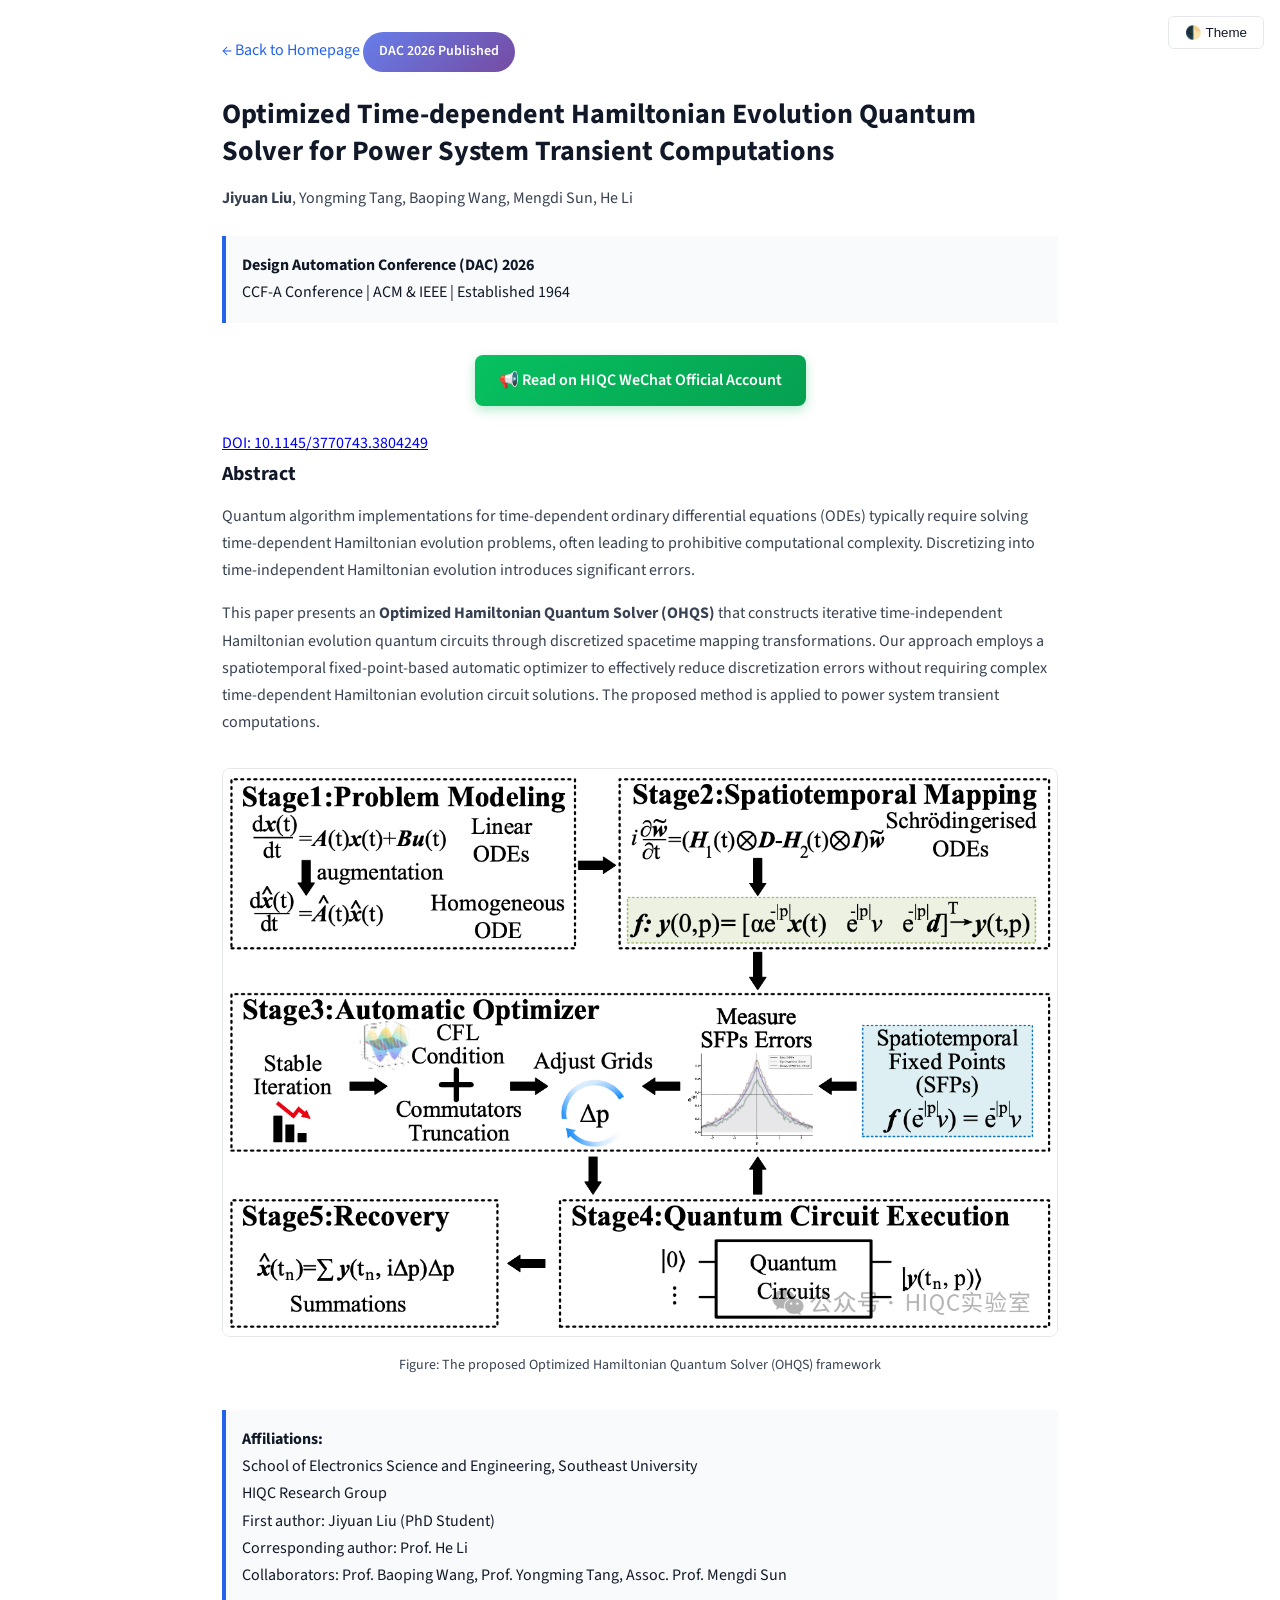
<file: dac2026.html>
<!DOCTYPE html>
<html lang="en" data-theme="light">
<head>
    <meta charset="UTF-8">
    <meta name="viewport" content="width=device-width, initial-scale=1.0">
    <title>DAC 2026 Paper | Jiyuan Liu</title>
    <link rel="preconnect" href="https://fonts.googleapis.com">
    <link rel="preconnect" href="https://fonts.gstatic.com" crossorigin>
    <link rel="stylesheet" href="https://fonts.googleapis.com/css2?family=Source+Sans+3:wght@300;400;500;600&family=IBM+Plex+Mono:wght@400;500&display=swap">
    <style>
        :root {
            --bg-primary: #ffffff;
            --bg-secondary: #f9fafb;
            --text-primary: #111827;
            --text-secondary: #374151;
            --accent-primary: #2563eb;
            --border-color: #e5e7eb;
        }
        [data-theme="dark"] {
            --bg-primary: #1a1a1a;
            --bg-secondary: #242424;
            --text-primary: #f5f5f5;
            --text-secondary: #b0b0b0;
            --border-color: #333333;
        }
        * { box-sizing: border-box; margin: 0; padding: 0; }
        body {
            font-family: 'Source Sans 3', sans-serif;
            background: var(--bg-primary);
            color: var(--text-primary);
            line-height: 1.7;
            padding: 2rem;
            max-width: 900px;
            margin: 0 auto;
        }
        .back-link {
            display: inline-block;
            margin-bottom: 2rem;
            color: var(--accent-primary);
            text-decoration: none;
        }
        .back-link:hover { text-decoration: underline; }
        .badge {
            display: inline-block;
            padding: 0.5rem 1rem;
            background: linear-gradient(135deg, #667eea 0%, #764ba2 100%);
            color: white;
            border-radius: 9999px;
            font-weight: 600;
            font-size: 0.875rem;
            margin-bottom: 1rem;
        }
        h1 { font-size: 1.75rem; margin-bottom: 1rem; line-height: 1.3; }
        .authors { color: var(--text-secondary); margin-bottom: 1.5rem; }
        .venue {
            padding: 1rem;
            background: var(--bg-secondary);
            border-left: 4px solid var(--accent-primary);
            margin-bottom: 2rem;
        }
        .abstract { margin-bottom: 2rem; }
        .abstract h2 { font-size: 1.25rem; margin-bottom: 0.75rem; }
        .abstract p { color: var(--text-secondary); }
        .flowchart {
            text-align: center;
            margin: 2rem 0;
        }
        .flowchart img {
            max-width: 100%;
            height: auto;
            border: 1px solid var(--border-color);
            border-radius: 8px;
        }
        .caption {
            text-align: center;
            color: var(--text-secondary);
            font-size: 0.875rem;
            margin-top: 0.5rem;
        }
        .theme-toggle {
            position: fixed;
            top: 1rem;
            right: 1rem;
            padding: 0.5rem 1rem;
            border: 1px solid var(--border-color);
            background: var(--bg-primary);
            color: var(--text-primary);
            border-radius: 6px;
            cursor: pointer;
        }
    </style>
</head>
<body>
    <button class="theme-toggle" onclick="toggleTheme()">🌓 Theme</button>
    
    <a href="index.html" class="back-link">← Back to Homepage</a>
    
    <span class="badge">DAC 2026 Published</span>
    
    <h1>Optimized Time-dependent Hamiltonian Evolution Quantum Solver for Power System Transient Computations</h1>
    
    <p class="authors">
        <strong>Jiyuan Liu</strong>, Yongming Tang, Baoping Wang, Mengdi Sun, He Li
    </p>
    
    <div class="venue">
        <strong>Design Automation Conference (DAC) 2026</strong><br>
        CCF-A Conference | ACM & IEEE | Established 1964
    </div>
    
    <div style="text-align: center; margin: 1.5rem 0;">
        <a href="https://mp.weixin.qq.com/s/ne6uq4ACEIme2FUSr6zw4A" target="_blank" 
           style="display: inline-block; padding: 0.75rem 1.5rem; background: linear-gradient(135deg, #07c160 0%, #05a050 100%); color: white; text-decoration: none; border-radius: 8px; font-weight: 600; box-shadow: 0 4px 12px rgba(7,193,96,0.3);">
            📢 Read on HIQC WeChat Official Account
        </a>
    </div>
    
    <p><a href="https://doi.org/10.1145/3770743.3804249" target="_blank" rel="noopener noreferrer">DOI: 10.1145/3770743.3804249</a></p>

    <div class="abstract">
        <h2>Abstract</h2>
        <p>
            Quantum algorithm implementations for time-dependent ordinary differential equations (ODEs) 
            typically require solving time-dependent Hamiltonian evolution problems, often leading to 
            prohibitive computational complexity. Discretizing into time-independent Hamiltonian 
            evolution introduces significant errors.
        </p>
        <p style="margin-top: 1rem;">
            This paper presents an <strong>Optimized Hamiltonian Quantum Solver (OHQS)</strong> that 
            constructs iterative time-independent Hamiltonian evolution quantum circuits through 
            discretized spacetime mapping transformations. Our approach employs a spatiotemporal 
            fixed-point-based automatic optimizer to effectively reduce discretization errors without 
            requiring complex time-dependent Hamiltonian evolution circuit solutions. The proposed 
            method is applied to power system transient computations.
        </p>
    </div>
    
    <div class="flowchart">
        <img src="images/ohqs-flowchart.png" alt="OHQS Flowchart">
        <p class="caption">Figure: The proposed Optimized Hamiltonian Quantum Solver (OHQS) framework</p>
    </div>
    
    <div class="venue" style="margin-top: 2rem;">
        <strong>Affiliations:</strong><br>
        School of Electronics Science and Engineering, Southeast University<br>
        HIQC Research Group<br>
        First author: Jiyuan Liu (PhD Student)<br>
        Corresponding author: Prof. He Li<br>
        Collaborators: Prof. Baoping Wang, Prof. Yongming Tang, Assoc. Prof. Mengdi Sun
    </div>
    
    <script>
        function toggleTheme() {
            const html = document.documentElement;
            const current = html.getAttribute('data-theme');
            html.setAttribute('data-theme', current === 'dark' ? 'light' : 'dark');
            localStorage.setItem('theme', html.getAttribute('data-theme'));
        }
        
        // Load saved theme
        const saved = localStorage.getItem('theme') || 'light';
        document.documentElement.setAttribute('data-theme', saved);
    </script>
</body>
</html>
</file>
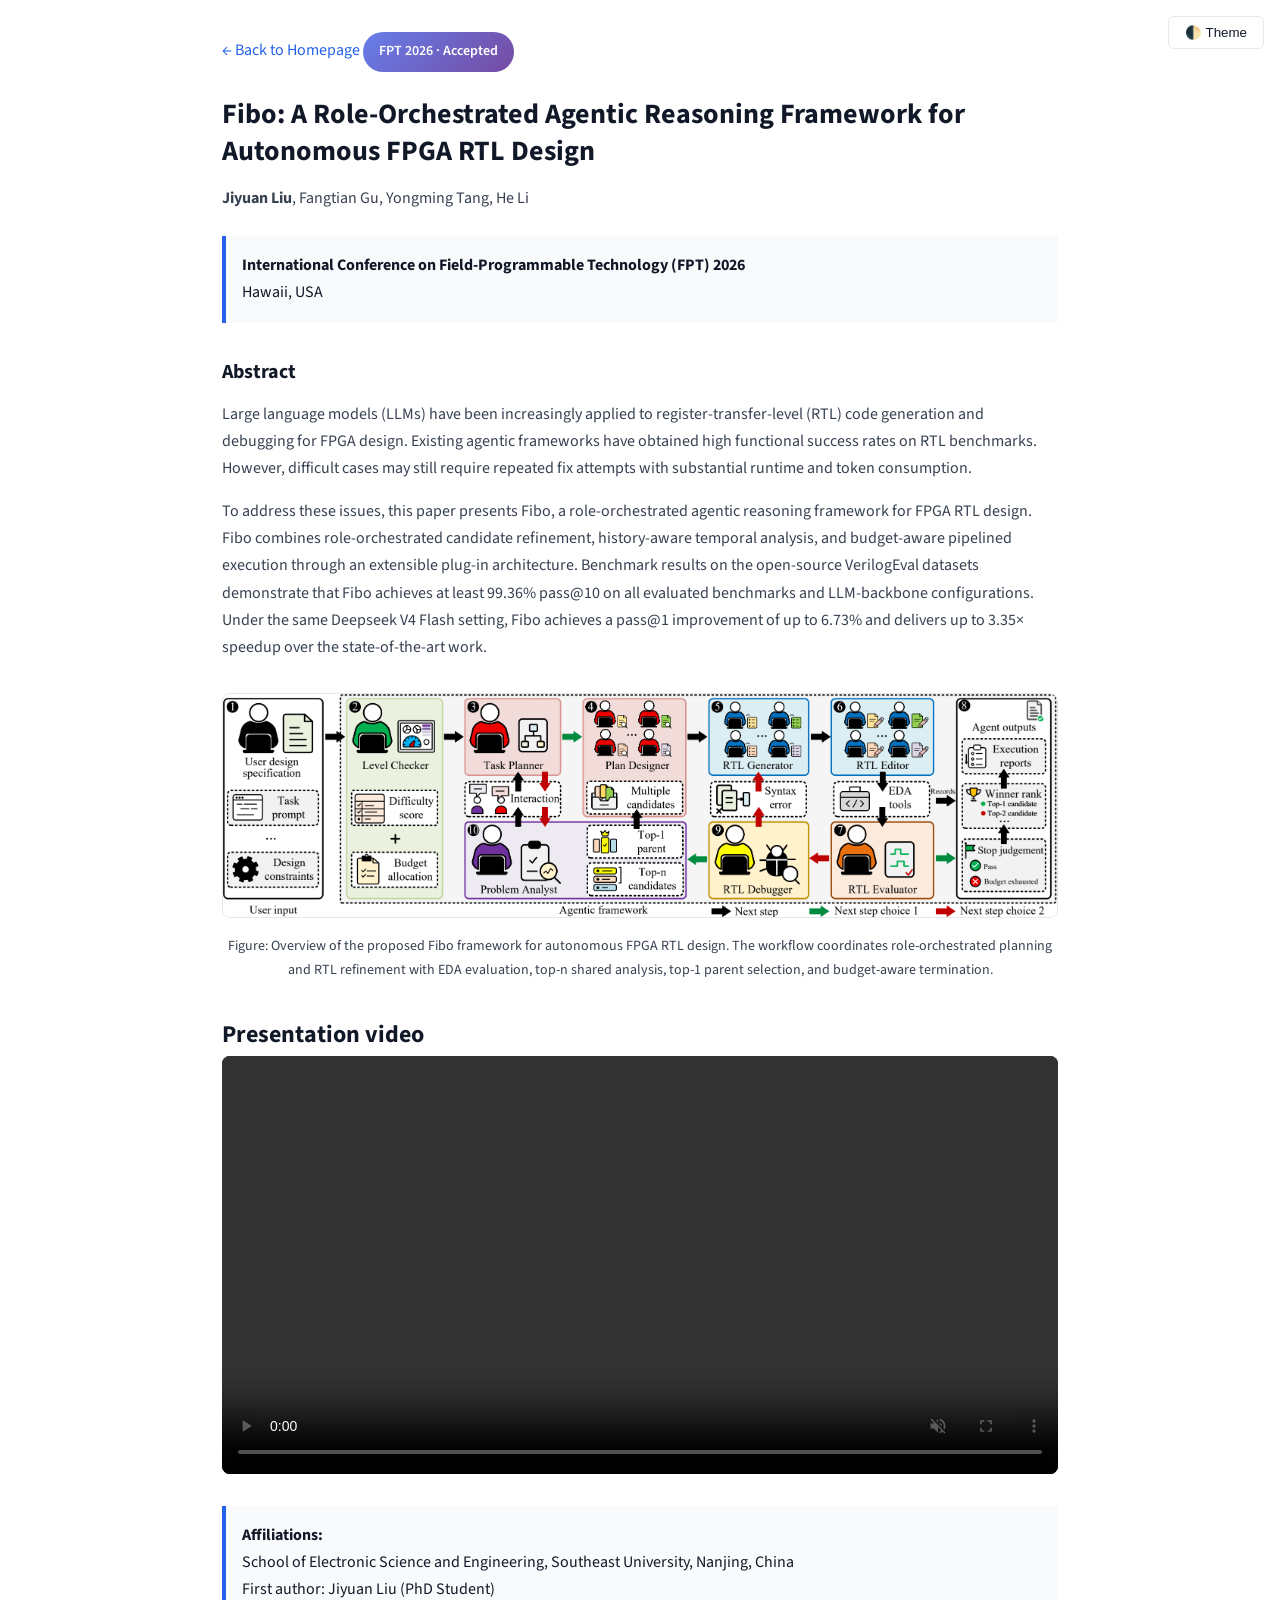
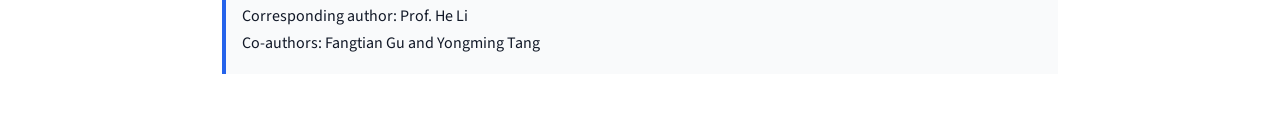
<file: fibo-fpt2026.html>
<!DOCTYPE html>
<html lang="en" data-theme="light">
<head>
    <meta charset="UTF-8">
    <meta name="viewport" content="width=device-width, initial-scale=1.0">
    <title>Fibo | FPT 2026</title>
    <link rel="preconnect" href="https://fonts.googleapis.com">
    <link rel="preconnect" href="https://fonts.gstatic.com" crossorigin>
    <link rel="stylesheet" href="https://fonts.googleapis.com/css2?family=Source+Sans+3:wght@300;400;500;600&family=IBM+Plex+Mono:wght@400;500&display=swap">
    <style>
        :root {
            --bg-primary: #ffffff;
            --bg-secondary: #f9fafb;
            --text-primary: #111827;
            --text-secondary: #374151;
            --accent-primary: #2563eb;
            --border-color: #e5e7eb;
        }
        [data-theme="dark"] {
            --bg-primary: #1a1a1a;
            --bg-secondary: #242424;
            --text-primary: #f5f5f5;
            --text-secondary: #b0b0b0;
            --border-color: #333333;
        }
        * { box-sizing: border-box; margin: 0; padding: 0; }
        body {
            font-family: 'Source Sans 3', sans-serif;
            background: var(--bg-primary);
            color: var(--text-primary);
            line-height: 1.7;
            padding: 2rem;
            max-width: 900px;
            margin: 0 auto;
        }
        .back-link {
            display: inline-block;
            margin-bottom: 2rem;
            color: var(--accent-primary);
            text-decoration: none;
        }
        .back-link:hover { text-decoration: underline; }
        .badge {
            display: inline-block;
            padding: 0.5rem 1rem;
            background: linear-gradient(135deg, #667eea 0%, #764ba2 100%);
            color: white;
            border-radius: 9999px;
            font-weight: 600;
            font-size: 0.875rem;
            margin-bottom: 1rem;
        }
        h1 { font-size: 1.75rem; margin-bottom: 1rem; line-height: 1.3; }
        .authors { color: var(--text-secondary); margin-bottom: 1.5rem; }
        .venue {
            padding: 1rem;
            background: var(--bg-secondary);
            border-left: 4px solid var(--accent-primary);
            margin-bottom: 2rem;
        }
        .abstract { margin-bottom: 2rem; }
        .abstract h2 { font-size: 1.25rem; margin-bottom: 0.75rem; }
        .abstract p { color: var(--text-secondary); }
        .flowchart {
            text-align: center;
            margin: 2rem 0;
        }
        .flowchart img {
            max-width: 100%;
            height: auto;
            border: 1px solid var(--border-color);
            border-radius: 8px;
        }
        .caption {
            text-align: center;
            color: var(--text-secondary);
            font-size: 0.875rem;
            margin-top: 0.5rem;
        }
        .theme-toggle {
            position: fixed;
            top: 1rem;
            right: 1rem;
            padding: 0.5rem 1rem;
            border: 1px solid var(--border-color);
            background: var(--bg-primary);
            color: var(--text-primary);
            border-radius: 6px;
            cursor: pointer;
        }
        video { display: block; width: 100%; height: auto; background: #101010; border-radius: 8px; }
    </style>
</head>
<body>
    <button class="theme-toggle" onclick="toggleTheme()">🌓 Theme</button>

    <a href="index.html#publications" class="back-link">← Back to Homepage</a>

    <span class="badge">FPT 2026 · Accepted</span>

    <h1>Fibo: A Role-Orchestrated Agentic Reasoning Framework for Autonomous FPGA RTL Design</h1>

    <p class="authors">
        <strong>Jiyuan Liu</strong>, Fangtian Gu, Yongming Tang, He Li
    </p>

    <div class="venue">
        <strong>International Conference on Field-Programmable Technology (FPT) 2026</strong><br>
        Hawaii, USA
    </div>

    <div class="abstract">
        <h2>Abstract</h2>
        <p>
            Large language models (LLMs) have been increasingly applied to register-transfer-level (RTL) code
            generation and debugging for FPGA design. Existing agentic frameworks have obtained high functional
            success rates on RTL benchmarks. However, difficult cases may still require repeated fix attempts
            with substantial runtime and token consumption.
        </p>
        <p style="margin-top: 1rem;">
            To address these issues, this paper presents Fibo, a role-orchestrated agentic reasoning framework
            for FPGA RTL design. Fibo combines role-orchestrated candidate refinement, history-aware temporal
            analysis, and budget-aware pipelined execution through an extensible plug-in architecture. Benchmark
            results on the open-source VerilogEval datasets demonstrate that Fibo achieves at least 99.36%
            pass@10 on all evaluated benchmarks and LLM-backbone configurations. Under the same Deepseek V4
            Flash setting, Fibo achieves a pass@1 improvement of up to 6.73% and delivers up to 3.35× speedup
            over the state-of-the-art work.
        </p>
    </div>

    <div class="flowchart">
        <a href="images/fibo-framework-overview.png" aria-label="View the full-size Fibo framework diagram">
            <img src="images/fibo-framework-overview.png" width="2201" height="588" alt="Fibo workflow for RTL planning, candidate refinement, EDA evaluation and feedback">
        </a>
        <p class="caption">Figure: Overview of the proposed Fibo framework for autonomous FPGA RTL design. The workflow coordinates role-orchestrated planning and RTL refinement with EDA evaluation, top-n shared analysis, top-1 parent selection, and budget-aware termination.</p>
    </div>

    <section aria-labelledby="video-title">
        <h2 id="video-title">Presentation video</h2>
        <video autoplay muted loop playsinline controls width="1920" height="1080"
               aria-labelledby="video-title" src="videos/Fibo-FPT26.mp4">
            <a href="videos/Fibo-FPT26.mp4">Open the presentation video</a>
        </video>
    </section>

    <div class="venue" style="margin-top: 2rem;">
        <strong id="affiliations-title">Affiliations:</strong><br>
        School of Electronic Science and Engineering, Southeast University, Nanjing, China<br>
        First author: Jiyuan Liu (PhD Student)<br>
        Corresponding author: Prof. He Li<br>
        Co-authors: Fangtian Gu and Yongming Tang
    </div>

    <script>
        function toggleTheme() {
            const html = document.documentElement;
            const current = html.getAttribute('data-theme');
            html.setAttribute('data-theme', current === 'dark' ? 'light' : 'dark');
            localStorage.setItem('theme', html.getAttribute('data-theme'));
        }

        // Load saved theme
        const saved = localStorage.getItem('theme') || 'light';
        document.documentElement.setAttribute('data-theme', saved);
    </script>
</body>
</html>
</file>
<file: style-natural.css>
/* ========================================
   Style 4: Organic Natural
   Earthy tones, soft curves, natural feel
   ======================================== */

:root {
    /* Light Theme (Default - Natural) */
    --bg-primary: #faf8f5;
    --bg-secondary: #f5f0e8;
    --bg-tertiary: #ebe5d9;
    --bg-card: #ffffff;

    --text-primary: #2d3a2d;
    --text-secondary: #4a5a4a;
    --text-muted: #7a8a7a;

    --accent-primary: #5a8f5a;
    --accent-secondary: #8faf5a;
    --accent-tertiary: #d4a574;
    --accent-gradient: linear-gradient(135deg, #5a8f5a 0%, #8faf5a 50%, #d4a574 100%);

    --border-color: #d9d0c3;
    --border-hover: #c4b8a8;

    --shadow-sm: 0 2px 8px rgba(45, 58, 45, 0.06);
    --shadow-md: 0 4px 16px rgba(45, 58, 45, 0.08);
    --shadow-lg: 0 8px 32px rgba(45, 58, 45, 0.1);
    --shadow-glow: none;

    /* Typography - Organic & Friendly */
    --font-display: 'Fraunces', 'Georgia', serif;
    --font-body: 'Nunito', 'Helvetica Neue', sans-serif;
    --font-mono: 'Fira Code', monospace;

    /* Spacing */
    --space-xs: 0.25rem;
    --space-sm: 0.5rem;
    --space-md: 1rem;
    --space-lg: 1.5rem;
    --space-xl: 2rem;
    --space-2xl: 3rem;
    --space-3xl: 4rem;

    --transition-fast: 200ms ease;
    --transition-base: 350ms ease;

    /* Organic Rounded Corners */
    --radius-sm: 8px;
    --radius-md: 16px;
    --radius-lg: 24px;
    --radius-xl: 32px;
    --radius-full: 9999px;
}

/* Dark Theme - Forest Night */
[data-theme="dark"] {
    --bg-primary: #1a2118;
    --bg-secondary: #232d20;
    --bg-tertiary: #2d3a2a;
    --bg-card: #252f22;

    --text-primary: #e8efe5;
    --text-secondary: #b8c8b5;
    --text-muted: #7a8a78;

    --border-color: #3a4a38;
    --border-hover: #4a5a48;
}

/* ========================================
   Reset & Base
   ======================================== */

*, *::before, *::after {
    box-sizing: border-box;
    margin: 0;
    padding: 0;
}

html {
    scroll-behavior: smooth;
    scroll-padding-top: 80px;
}

body {
    font-family: var(--font-body);
    background-color: var(--bg-primary);
    color: var(--text-primary);
    line-height: 1.7;
    font-size: 17px;
    transition: background-color var(--transition-base), color var(--transition-base);
}

a {
    color: var(--accent-primary);
    text-decoration: none;
    transition: color var(--transition-fast);
}

a:hover {
    color: var(--accent-secondary);
}

/* ========================================
   Navigation - Soft Pill Shape
   ======================================== */

.navbar {
    position: fixed;
    top: var(--space-md);
    left: var(--space-md);
    right: var(--space-md);
    z-index: 1000;
    background: var(--bg-card);
    border: 1px solid var(--border-color);
    border-radius: var(--radius-full);
    box-shadow: var(--shadow-md);
    transition: all var(--transition-base);
}

.nav-container {
    display: flex;
    align-items: center;
    justify-content: space-between;
    padding: var(--space-sm) var(--space-lg);
    max-width: 1200px;
    margin: 0 auto;
}

.nav-logo {
    font-family: var(--font-display);
    font-size: 1.2rem;
    font-weight: 600;
    color: var(--text-primary);
}

.logo-bracket {
    color: var(--accent-primary);
}

.logo-text {
    color: var(--text-primary);
}

.nav-links {
    display: flex;
    gap: var(--space-sm);
}

.nav-links a {
    font-size: 0.9rem;
    font-weight: 500;
    color: var(--text-secondary);
    padding: var(--space-sm) var(--space-md);
    border-radius: var(--radius-full);
    transition: all var(--transition-fast);
}

.nav-links a:hover {
    color: var(--text-primary);
    background: var(--bg-tertiary);
}

.nav-controls {
    display: flex;
    align-items: center;
    background: var(--bg-tertiary);
    border-radius: var(--radius-full);
    padding: 4px;
}

.nav-btn {
    display: flex;
    align-items: center;
    gap: 6px;
    padding: 8px 12px;
    font-size: 0.85rem;
    font-weight: 500;
    color: var(--text-secondary);
    background: transparent;
    border: none;
    border-radius: var(--radius-full);
    cursor: pointer;
    transition: all var(--transition-fast);
}

.nav-btn:hover {
    color: var(--accent-primary);
    background: var(--bg-card);
}

.nav-btn-icon {
    width: 16px;
    height: 16px;
    flex-shrink: 0;
}

.nav-btn-label {
    white-space: nowrap;
}

.nav-divider {
    width: 1px;
    height: 20px;
    background: var(--border-color);
    margin: 0 4px;
}

.sun-icon { display: block; }
.moon-icon { display: none; }

[data-theme="dark"] .sun-icon { display: none; }
[data-theme="dark"] .moon-icon { display: block; }

[data-theme="dark"] .theme-label::after { content: "Light"; }
[data-theme="light"] .theme-label::after { content: "Dark"; }

.theme-label {
    font-size: 0;
}

.theme-label::after {
    font-size: 0.85rem;
}

/* ========================================
   Hero - Organic Layout
   ======================================== */

.hero {
    min-height: 100vh;
    display: flex;
    flex-direction: column;
    align-items: center;
    justify-content: center;
    padding: 100px var(--space-xl) var(--space-2xl);
    position: relative;
}

.hero-bg {
    position: absolute;
    inset: 0;
    z-index: 0;
    overflow: hidden;
}

.grid-overlay {
    display: none;
}

.gradient-orb {
    position: absolute;
    border-radius: 50%;
    filter: blur(120px);
    opacity: 0.3;
}

.orb-1 {
    width: 600px;
    height: 600px;
    background: var(--accent-primary);
    top: -200px;
    right: -150px;
    border-radius: 60% 40% 30% 70% / 60% 30% 70% 40%;
}

.orb-2 {
    width: 400px;
    height: 400px;
    background: var(--accent-tertiary);
    bottom: -100px;
    left: -100px;
    border-radius: 40% 60% 70% 30% / 40% 70% 30% 60%;
}

.hero-content {
    position: relative;
    z-index: 1;
    max-width: 1200px;
    margin: 0 auto;
    display: grid;
    grid-template-columns: 1fr 380px;
    gap: var(--space-3xl);
    align-items: center;
    width: 100%;
}

.hero-greeting {
    font-size: 1rem;
    color: var(--accent-primary);
    margin-bottom: var(--space-sm);
    font-weight: 600;
}

.hero-name {
    font-family: var(--font-display);
    font-size: clamp(2.5rem, 5vw, 3.5rem);
    font-weight: 700;
    line-height: 1.2;
    margin-bottom: var(--space-md);
    color: var(--text-primary);
}

.hero-title {
    font-size: 1.15rem;
    color: var(--accent-primary);
    margin-bottom: var(--space-lg);
    font-weight: 500;
}

.hero-description {
    font-size: 1.05rem;
    color: var(--text-secondary);
    line-height: 1.8;
    margin-bottom: var(--space-xl);
}

.highlight {
    color: var(--accent-primary);
    font-weight: 600;
}

.hero-stats {
    display: flex;
    flex-wrap: wrap;
    gap: var(--space-xl);
    row-gap: var(--space-md);
    margin-bottom: var(--space-xl);
    padding: var(--space-lg);
    background: var(--bg-secondary);
    border-radius: var(--radius-lg);
}

.stat-number {
    font-family: var(--font-display);
    font-size: 1.75rem;
    font-weight: 700;
    color: var(--accent-primary);
}

.stat-label {
    font-size: 0.8rem;
    color: var(--text-muted);
    text-transform: uppercase;
    letter-spacing: 0.05em;
}

.hero-cta {
    display: flex;
    gap: var(--space-md);
}

.hero-highlight {
    margin-top: 1.5rem;
    padding: 1rem 1.1rem;
    background: color-mix(in srgb, var(--accent-primary) 10%, var(--bg-card));
    border-left: 4px solid var(--accent-primary);
    border-radius: var(--radius-lg);
    color: var(--text-secondary);
    font-size: 0.9rem;
    line-height: 1.55;
    box-shadow: var(--shadow-sm);
}

.btn {
    padding: var(--space-md) var(--space-xl);
    font-size: 0.95rem;
    font-weight: 600;
    border-radius: var(--radius-full);
    transition: all var(--transition-fast);
    cursor: pointer;
}

.btn-primary {
    background: var(--accent-primary);
    color: white;
    border: none;
}

.btn-primary:hover {
    background: var(--accent-secondary);
    transform: translateY(-2px);
}

.btn-secondary {
    background: transparent;
    color: var(--accent-primary);
    border: 2px solid var(--accent-primary);
}

.btn-secondary:hover {
    background: var(--accent-primary);
    color: white;
}

.hero-image {
    display: flex;
    justify-content: center;
}

.image-frame {
    width: 320px;
    height: 320px;
    border-radius: 60% 40% 50% 50% / 50% 50% 40% 60%;
    overflow: hidden;
    border: 4px solid var(--accent-primary);
    padding: 0;
    background: var(--bg-secondary);
}

.profile-photo {
    width: 100%;
    height: 100%;
    object-fit: cover;
    object-position: center;
    display: block;
}

.image-placeholder {
    width: 100%;
    height: 100%;
    background: var(--bg-tertiary);
    display: flex;
    align-items: center;
    justify-content: center;
}

.image-placeholder svg {
    width: 100px;
    height: 100px;
    color: var(--accent-primary);
    opacity: 0.5;
}

/* ========================================
   Sections Base
   ======================================== */

.section {
    padding: var(--space-3xl) var(--space-xl);
}

.section-alt {
    background: var(--bg-secondary);
}

.section-container {
    max-width: 1100px;
    margin: 0 auto;
}

.section-title {
    font-family: var(--font-display);
    font-size: 1.75rem;
    font-weight: 700;
    margin-bottom: var(--space-2xl);
    color: var(--text-primary);
    display: flex;
    align-items: center;
    gap: var(--space-sm);
}

.title-icon {
    color: var(--accent-primary);
}

/* ========================================
   Publications - Soft Cards
   ======================================== */

.publications-filter {
    display: flex;
    gap: var(--space-sm);
    margin-bottom: var(--space-xl);
}

.filter-btn {
    padding: var(--space-sm) var(--space-lg);
    font-size: 0.9rem;
    font-weight: 500;
    color: var(--text-secondary);
    background: var(--bg-tertiary);
    border: none;
    border-radius: var(--radius-full);
    cursor: pointer;
    transition: all var(--transition-fast);
}

.filter-btn:hover {
    background: var(--accent-primary);
    color: white;
}

.filter-btn.active {
    background: var(--accent-primary);
    color: white;
}

.publications-list {
    display: flex;
    flex-direction: column;
    gap: var(--space-md);
}

.pub-card {
    display: grid;
    grid-template-columns: 80px 1fr;
    gap: var(--space-lg);
    padding: var(--space-lg);
    background: var(--bg-card);
    border-radius: var(--radius-lg);
    box-shadow: var(--shadow-sm);
    transition: all var(--transition-fast);
}

.pub-card:hover {
    box-shadow: var(--shadow-md);
    transform: translateY(-2px);
}

.pub-year {
    font-family: var(--font-display);
    font-size: 0.9rem;
    color: var(--accent-primary);
    font-weight: 600;
}

.pub-header {
    display: flex;
    justify-content: space-between;
    align-items: flex-start;
    gap: var(--space-md);
    margin-bottom: var(--space-xs);
}

.pub-title {
    font-family: var(--font-display);
    font-size: 1.05rem;
    font-weight: 600;
    line-height: 1.4;
    flex: 1;
    min-width: 0;
}

.pub-authors {
    font-size: 0.9rem;
    color: var(--text-secondary);
    margin-bottom: var(--space-xs);
}

.pub-venue {
    font-size: 0.85rem;
    color: var(--text-muted);
    font-style: italic;
    margin-bottom: var(--space-sm);
}

.pub-links {
    display: flex;
    gap: var(--space-sm);
    flex-shrink: 0;
    white-space: nowrap;
}

.pub-link {
    font-size: 0.8rem;
    padding: var(--space-xs) var(--space-md);
    background: var(--bg-tertiary);
    border-radius: var(--radius-full);
    color: var(--accent-primary);
    transition: all var(--transition-fast);
}

.pub-link:hover {
    background: var(--accent-primary);
    color: white;
}

/* ========================================
   Projects - Organic Cards
   ======================================== */

.projects-grid {
    display: grid;
    grid-template-columns: repeat(3, minmax(0, 1fr));
    gap: var(--space-lg);
}

.project-card {
    display: flex;
    flex-direction: column;
    padding: var(--space-xl);
    background: var(--bg-card);
    border-radius: var(--radius-xl);
    box-shadow: var(--shadow-sm);
    transition: all var(--transition-base);
}

.project-card:hover {
    box-shadow: var(--shadow-lg);
    transform: translateY(-4px);
}

.project-header {
    display: flex;
    align-items: flex-start;
    gap: var(--space-md);
    margin-bottom: var(--space-lg);
}

.project-icon {
    width: 50px;
    height: 50px;
    color: var(--accent-primary);
    flex-shrink: 0;
}

.project-icon svg {
    width: 100%;
    height: 100%;
}

.project-title {
    font-family: var(--font-display);
    font-size: 1.15rem;
    font-weight: 600;
    line-height: 1.35;
}

.project-desc {
    font-size: 0.95rem;
    color: var(--text-secondary);
    line-height: 1.6;
    margin-bottom: var(--space-lg);
}

.project-tags {
    display: flex;
    flex-wrap: wrap;
    gap: var(--space-xs);
    margin-bottom: var(--space-lg);
}

.project-metrics {
    display: flex;
    flex-wrap: wrap;
    gap: var(--space-xs);
    margin-bottom: var(--space-lg);
}

.project-metric {
    display: inline-flex;
    align-items: center;
    gap: 6px;
    font-size: 0.8rem;
    padding: var(--space-xs) var(--space-sm);
    background: rgba(94, 141, 94, 0.09);
    border-radius: var(--radius-full);
    color: var(--text-muted);
}

.project-metric strong {
    color: var(--accent-primary);
    font-weight: 700;
}

.tag {
    font-size: 0.75rem;
    padding: var(--space-xs) var(--space-sm);
    background: var(--bg-tertiary);
    border-radius: var(--radius-full);
    color: var(--text-muted);
}

.project-links {
    margin-top: auto;
    display: flex;
    flex-wrap: wrap;
    gap: var(--space-md);
}

.project-link {
    display: flex;
    align-items: center;
    gap: var(--space-xs);
    font-size: 0.9rem;
    color: var(--accent-primary);
    font-weight: 600;
}

.project-link:hover {
    color: var(--accent-secondary);
}

.project-link svg {
    width: 18px;
    height: 18px;
}

/* ========================================
   News - Soft Timeline
   ======================================== */

.news-timeline {
    display: flex;
    flex-direction: column;
    gap: var(--space-md);
}

.news-item {
    display: grid;
    grid-template-columns: 100px 1fr;
    gap: var(--space-md);
    padding: var(--space-lg);
    background: var(--bg-card);
    border-radius: var(--radius-lg);
    box-shadow: var(--shadow-sm);
}

.news-date {
    font-size: 0.85rem;
    color: var(--text-muted);
    font-weight: 500;
}

.news-content {
    display: flex;
    flex-direction: row;
    align-items: baseline;
    gap: var(--space-sm);
    flex-wrap: wrap;
}

.news-badge {
    display: inline-block;
    font-size: 0.7rem;
    padding: 3px 10px;
    border-radius: var(--radius-full);
    background: var(--accent-primary);
    color: white;
    font-weight: 600;
    flex-shrink: 0;
    min-width: 50px;
    text-align: center;
}

.news-badge-meeting {
    background: linear-gradient(135deg, #38bdf8 0%, #2563eb 100%);
    box-shadow: var(--shadow-sm);
}

.news-badge-paper {
    background: linear-gradient(135deg, #f97316 0%, #db2777 100%);
    box-shadow: var(--shadow-sm);
}

.news-badge-lab {
    background: linear-gradient(135deg, #0f766e 0%, #16a34a 100%);
    box-shadow: var(--shadow-sm);
}

.news-text {
    color: var(--text-secondary);
    line-height: 1.5;
}

.news-actions {
    display: flex;
    gap: var(--space-sm);
    flex-wrap: wrap;
    width: 100%;
    margin-top: var(--space-sm);
}

.news-link {
    display: inline-flex;
    align-items: center;
    justify-content: center;
    padding: 0.35rem 0.8rem;
    border-radius: var(--radius-md);
    font-size: 0.85rem;
    font-weight: 700;
    text-decoration: none;
}

.news-link:hover {
    text-decoration: none;
}

.news-link-paper {
    background: linear-gradient(135deg, #f97316 0%, #db2777 100%);
    color: white;
}

.news-link-wechat {
    background: #16a34a;
    color: white;
}

/* ========================================
   Experience - Organic Grid
   ======================================== */

.experience-grid {
    display: grid;
    grid-template-columns: repeat(2, 1fr);
    gap: var(--space-2xl);
}

.exp-category {
    font-family: var(--font-display);
    font-size: 1.1rem;
    font-weight: 600;
    color: var(--accent-primary);
    margin-bottom: var(--space-lg);
    padding-bottom: var(--space-sm);
    border-bottom: 3px solid var(--accent-primary);
    border-radius: 2px;
}

.exp-item {
    padding: var(--space-lg);
    margin-bottom: var(--space-md);
    background: var(--bg-card);
    border-radius: var(--radius-lg);
    box-shadow: var(--shadow-sm);
}

.exp-period {
    font-family: var(--font-mono);
    font-size: 0.8rem;
    color: var(--accent-tertiary);
    margin-bottom: var(--space-xs);
    font-weight: 500;
}

.exp-title {
    font-family: var(--font-display);
    font-size: 1rem;
    font-weight: 600;
    margin-bottom: var(--space-xs);
}

.exp-org {
    font-size: 0.95rem;
    color: var(--text-secondary);
    margin-bottom: var(--space-xs);
}

.exp-desc {
    font-size: 0.9rem;
    color: var(--text-muted);
    line-height: 1.5;
}

/* ========================================
   Contact - Friendly Links
   ======================================== */

.contact-content {
    text-align: center;
    max-width: 100%;
    margin: 0 auto;
}

.contact-intro {
    font-size: 1.05rem;
    color: var(--text-secondary);
    margin-bottom: var(--space-xl);
    line-height: 1.7;
}

.contact-links {
    display: flex;
    flex-wrap: wrap;
    justify-content: center;
    gap: var(--space-md);
}

.contact-item {
    display: flex;
    align-items: center;
    gap: var(--space-sm);
    padding: var(--space-md) var(--space-lg);
    background: var(--bg-card);
    border: 2px solid var(--border-color);
    border-radius: var(--radius-full);
    color: var(--text-secondary);
    transition: all var(--transition-fast);
    cursor: pointer;
}

.contact-item:hover {
    border-color: var(--accent-primary);
    color: var(--accent-primary);
    background: var(--bg-secondary);
    transform: translateY(-2px);
    text-decoration: none;
}

.contact-item svg {
    width: 20px;
    height: 20px;
}

/* ========================================
   Footer - Simple & Warm
   ======================================== */

.footer {
    padding: var(--space-xl);
    background: var(--bg-secondary);
    text-align: center;
    border-top: 1px solid var(--border-color);
}

.footer-content p {
    font-size: 0.9rem;
    color: var(--text-muted);
}

.visitor-stats {
    margin-top: var(--space-sm);
    font-size: 0.8rem;
    display: flex;
    justify-content: center;
    align-items: center;
    gap: var(--space-md);
}

.visitor-stats svg {
    opacity: 0.7;
}

.stat-divider {
    color: var(--border-color);
}

/* ========================================
   Responsive Design
   ======================================== */

@media (max-width: 1024px) {
    .hero-content {
        grid-template-columns: 1fr;
        text-align: center;
    }

    .hero-stats {
        justify-content: center;
    }

    .hero-cta {
        justify-content: center;
    }

    .hero-image {
        order: -1;
    }

    .image-frame {
        width: 280px;
        height: 280px;
    }

    .experience-grid {
        grid-template-columns: 1fr;
    }
}

@media (max-width: 768px) {
    .navbar {
        top: var(--space-sm);
        left: var(--space-sm);
        right: var(--space-sm);
        border-radius: var(--radius-xl);
    }

    .nav-links {
        display: none;
    }

    .hero {
        padding: 100px var(--space-md) var(--space-2xl);
    }

    .hero-name {
        font-size: 2rem;
    }

    .hero-stats {
        flex-direction: column;
        gap: var(--space-md);
        align-items: center;
    }

    .section {
        padding: var(--space-2xl) var(--space-md);
    }

    .pub-card {
        grid-template-columns: 1fr;
    }

    .pub-year {
        margin-bottom: var(--space-xs);
    }

    .news-item {
        grid-template-columns: 1fr;
    }

    .news-date {
        margin-bottom: var(--space-xs);
    }

    .projects-grid {
        grid-template-columns: 1fr;
    }

    .contact-links {
        flex-direction: column;
        align-items: center;
    }

    .contact-item {
        width: 100%;
        max-width: 300px;
        justify-content: center;
    }
}

/* Reduced motion */
@media (prefers-reduced-motion: reduce) {
    *, *::before, *::after {
        animation-duration: 0.01ms !important;
        transition-duration: 0.01ms !important;
    }
}

/* ========================================
   Hide SPA-specific elements
   ======================================== */

.spa-layout {
    display: block;
}

.sidebar {
    display: none;
}

.content-area {
    margin-left: 0;
    padding: 0;
    min-height: auto;
}

.content-section {
    display: block !important;
}

.about-cards,
.about-news-card {
    display: none;
}

/* Scroll Down Arrow */
.scroll-arrow {
    position: absolute;
    bottom: 40px;
    left: 50%;
    transform: translateX(-50%);
    width: 50px;
    height: 50px;
    display: flex;
    align-items: center;
    justify-content: center;
    color: var(--accent-primary);
    border: 2px solid var(--accent-primary);
    border-radius: 50%;
    cursor: pointer;
    transition: all var(--transition-fast);
    animation: bounce 2s infinite;
}

.scroll-arrow:hover {
    background: var(--accent-primary);
    color: white;
    transform: translateX(-50%) scale(1.1);
}

.scroll-arrow svg {
    width: 24px;
    height: 24px;
}

@keyframes bounce {
    0%, 20%, 50%, 80%, 100% { transform: translateX(-50%) translateY(0); }
    40% { transform: translateX(-50%) translateY(-10px); }
    60% { transform: translateX(-50%) translateY(-5px); }
}

/* ========================================
   Organic Natural Animations
   ======================================== */

/* Gentle floating animation like leaves */
@keyframes organicFloat {
    0%, 100% { transform: translateY(0) rotate(0deg); }
    25% { transform: translateY(-8px) rotate(1deg); }
    50% { transform: translateY(-4px) rotate(-1deg); }
    75% { transform: translateY(-12px) rotate(0.5deg); }
}

/* Breathing glow effect */
@keyframes breatheGlow {
    0%, 100% {
        box-shadow: 0 0 20px rgba(90, 143, 90, 0.2),
                    0 0 40px rgba(143, 175, 90, 0.1);
    }
    50% {
        box-shadow: 0 0 30px rgba(90, 143, 90, 0.4),
                    0 0 60px rgba(143, 175, 90, 0.2);
    }
}

/* Organic shape morph */
@keyframes organicMorph {
    0%, 100% { border-radius: 60% 40% 50% 50% / 50% 50% 40% 60%; }
    25% { border-radius: 50% 60% 40% 50% / 40% 60% 50% 50%; }
    50% { border-radius: 40% 50% 60% 40% / 50% 40% 60% 50%; }
    75% { border-radius: 50% 40% 50% 60% / 60% 50% 40% 50%; }
}

/* Fade in up animation */
@keyframes fadeInUp {
    from {
        opacity: 0;
        transform: translateY(30px);
    }
    to {
        opacity: 1;
        transform: translateY(0);
    }
}

/* Fade in scale */
@keyframes fadeInScale {
    from {
        opacity: 0;
        transform: scale(0.9);
    }
    to {
        opacity: 1;
        transform: scale(1);
    }
}

/* Gradient shift */
@keyframes gradientShift {
    0% { background-position: 0% 50%; }
    50% { background-position: 100% 50%; }
    100% { background-position: 0% 50%; }
}

/* Apply animations to elements */

/* Hero image with organic morph and breathing glow */
.image-frame {
    animation: organicMorph 8s ease-in-out infinite, breatheGlow 4s ease-in-out infinite;
}

/* Hero text staggered entrance */
.hero-greeting {
    animation: fadeInUp 0.8s ease-out forwards;
    animation-delay: 0.1s;
    opacity: 0;
}

.hero-name {
    animation: fadeInUp 0.8s ease-out forwards;
    animation-delay: 0.3s;
    opacity: 0;
}

.hero-title {
    animation: fadeInUp 0.8s ease-out forwards;
    animation-delay: 0.5s;
    opacity: 0;
}

.hero-description {
    animation: fadeInUp 0.8s ease-out forwards;
    animation-delay: 0.7s;
    opacity: 0;
}

.hero-stats {
    animation: fadeInScale 0.8s ease-out forwards;
    animation-delay: 0.9s;
    opacity: 0;
}

.hero-cta {
    animation: fadeInUp 0.8s ease-out forwards;
    animation-delay: 1.1s;
    opacity: 0;
}

/* Floating orbs with organic movement */
.gradient-orb {
    animation: organicFloat 6s ease-in-out infinite;
}

.orb-2 {
    animation-delay: -3s;
}

/* Card hover effects */
.pub-card,
.project-card,
.news-item,
.exp-item {
    transition: all 0.4s cubic-bezier(0.4, 0, 0.2, 1);
}

.pub-card:hover,
.project-card:hover {
    transform: translateY(-8px) scale(1.02);
    box-shadow: 0 20px 40px rgba(90, 143, 90, 0.15);
}

.news-item:hover {
    transform: translateX(8px);
    border-left: 3px solid var(--accent-primary);
}

/* Button hover with organic feel */
.btn-primary {
    position: relative;
    overflow: hidden;
    transition: all 0.4s ease;
}

.btn-primary::before {
    content: '';
    position: absolute;
    top: 50%;
    left: 50%;
    width: 0;
    height: 0;
    background: rgba(255, 255, 255, 0.2);
    border-radius: 50%;
    transform: translate(-50%, -50%);
    transition: width 0.6s ease, height 0.6s ease;
}

.btn-primary:hover::before {
    width: 300px;
    height: 300px;
}

.btn-primary:hover {
    transform: translateY(-3px);
    box-shadow: 0 10px 30px rgba(90, 143, 90, 0.3);
}

/* Section title animation */
.section-title {
    position: relative;
}

.section-title::after {
    content: '';
    position: absolute;
    bottom: -4px;
    left: 0;
    width: 0;
    height: 3px;
    background: var(--accent-gradient);
    transition: width 0.6s ease;
}

.section:hover .section-title::after {
    width: 100px;
}

/* Tag hover effect */
.tag {
    transition: all 0.3s ease;
}

.tag:hover {
    background: var(--accent-primary);
    color: white;
    transform: scale(1.05);
}

/* ========================================
   Scroll-Triggered Animations
   ======================================== */

/* 基础滚动动画类 - 初始状态 */
.scroll-animate {
    opacity: 0;
    transform: translateY(25px);
    transition: opacity 0.6s ease-out, transform 0.6s ease-out;
}

/* 可见状态 */
.scroll-animate.visible {
    opacity: 1;
    transform: translateY(0);
}

/* Section 滚动动画 - 有机感淡入 */
.section.scroll-animate {
    transform: translateY(35px);
}

.section.scroll-animate.visible {
    transform: translateY(0);
}

/* 卡片滚动动画 - 柔和浮入 */
.pub-card.scroll-animate,
.project-card.scroll-animate {
    opacity: 0;
    transform: translateY(25px) scale(0.98);
    transition: opacity 0.6s ease-out, transform 0.6s ease-out;
}

.pub-card.scroll-animate.visible,
.project-card.scroll-animate.visible {
    opacity: 1;
    transform: translateY(0) scale(1);
}

/* 新闻项 - 从左侧滑入 */
.news-item.scroll-animate {
    opacity: 0;
    transform: translateX(-15px);
    transition: opacity 0.5s ease-out, transform 0.5s ease-out;
}

.news-item.scroll-animate.visible {
    opacity: 1;
    transform: translateX(0);
}

/* 经验项滚动动画 - 柔和淡入 */
.exp-item.scroll-animate {
    opacity: 0;
    transform: translateY(20px);
    transition: opacity 0.5s ease-out, transform 0.5s ease-out;
}

.exp-item.scroll-animate.visible {
    opacity: 1;
    transform: translateY(0);
}

/* 联系项滚动动画 - 弹性效果 */
.contact-item.scroll-animate {
    opacity: 0;
    transform: translateY(15px) scale(0.95);
    transition: opacity 0.4s ease-out, transform 0.4s cubic-bezier(0.34, 1.56, 0.64, 1);
}

.contact-item.scroll-animate.visible {
    opacity: 1;
    transform: translateY(0) scale(1);
}

/* Section 标题滚动动画 */
.section-title.scroll-animate {
    opacity: 0;
    transform: translateY(15px);
    transition: opacity 0.5s ease-out, transform 0.5s ease-out;
}

.section-title.scroll-animate.visible {
    opacity: 1;
    transform: translateY(0);
}

/* 筛选按钮滚动动画 */
.filter-btn.scroll-animate {
    opacity: 0;
    transform: scale(0.9);
    transition: opacity 0.3s ease-out, transform 0.3s ease-out;
}

.filter-btn.scroll-animate.visible {
    opacity: 1;
    transform: scale(1);
}

/* ========================================
   Navbar Scroll Effect
   ======================================== */

.navbar.scrolled {
    top: var(--space-sm);
    left: var(--space-sm);
    right: var(--space-sm);
    background: var(--bg-card);
    box-shadow: var(--shadow-lg);
}

.navbar.scrolled .nav-container {
    padding: var(--space-xs) var(--space-md);
}

.navbar.scrolled .nav-logo {
    font-size: 1rem;
}

/* ========================================
   Theme Transition Animation
   ======================================== */

.theme-transitioning,
.theme-transitioning *,
.theme-transitioning *::before,
.theme-transitioning *::after {
    transition: background-color 0.5s ease,
                color 0.5s ease,
                border-color 0.5s ease,
                box-shadow 0.5s ease !important;
}

/* ========================================
   Back to Top Button
   ======================================== */

.back-to-top {
    position: fixed;
    bottom: 30px;
    right: 30px;
    width: 50px;
    height: 50px;
    border-radius: var(--radius-full);
    background: var(--bg-card);
    border: 2px solid var(--accent-primary);
    color: var(--accent-primary);
    cursor: pointer;
    opacity: 0;
    visibility: hidden;
    transform: translateY(20px);
    transition: all 0.4s ease;
    z-index: 999;
    display: flex;
    align-items: center;
    justify-content: center;
    box-shadow: var(--shadow-md);
}

.back-to-top svg {
    width: 24px;
    height: 24px;
}

.back-to-top.visible {
    opacity: 1;
    visibility: visible;
    transform: translateY(0);
}

.back-to-top:hover {
    background: var(--accent-primary);
    color: white;
    transform: translateY(-4px) scale(1.05);
    box-shadow: var(--shadow-lg);
}
</file>
